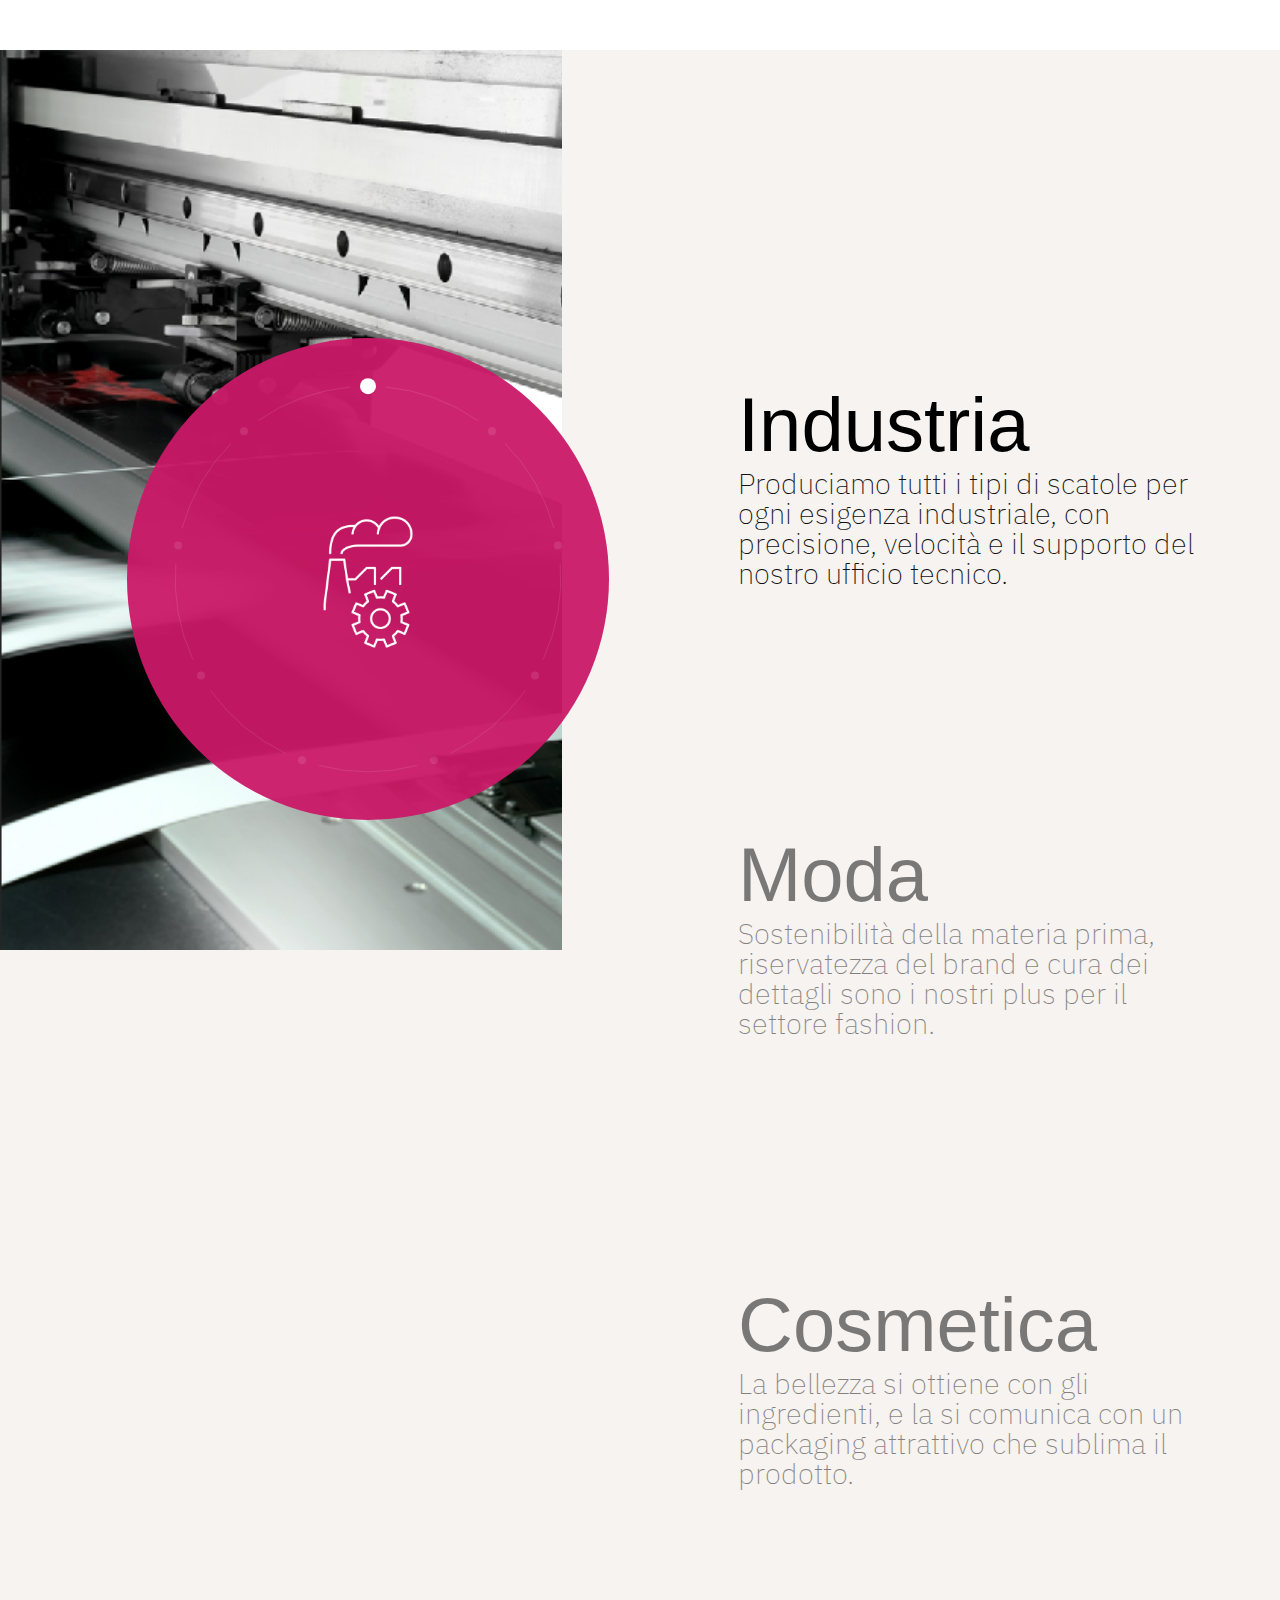
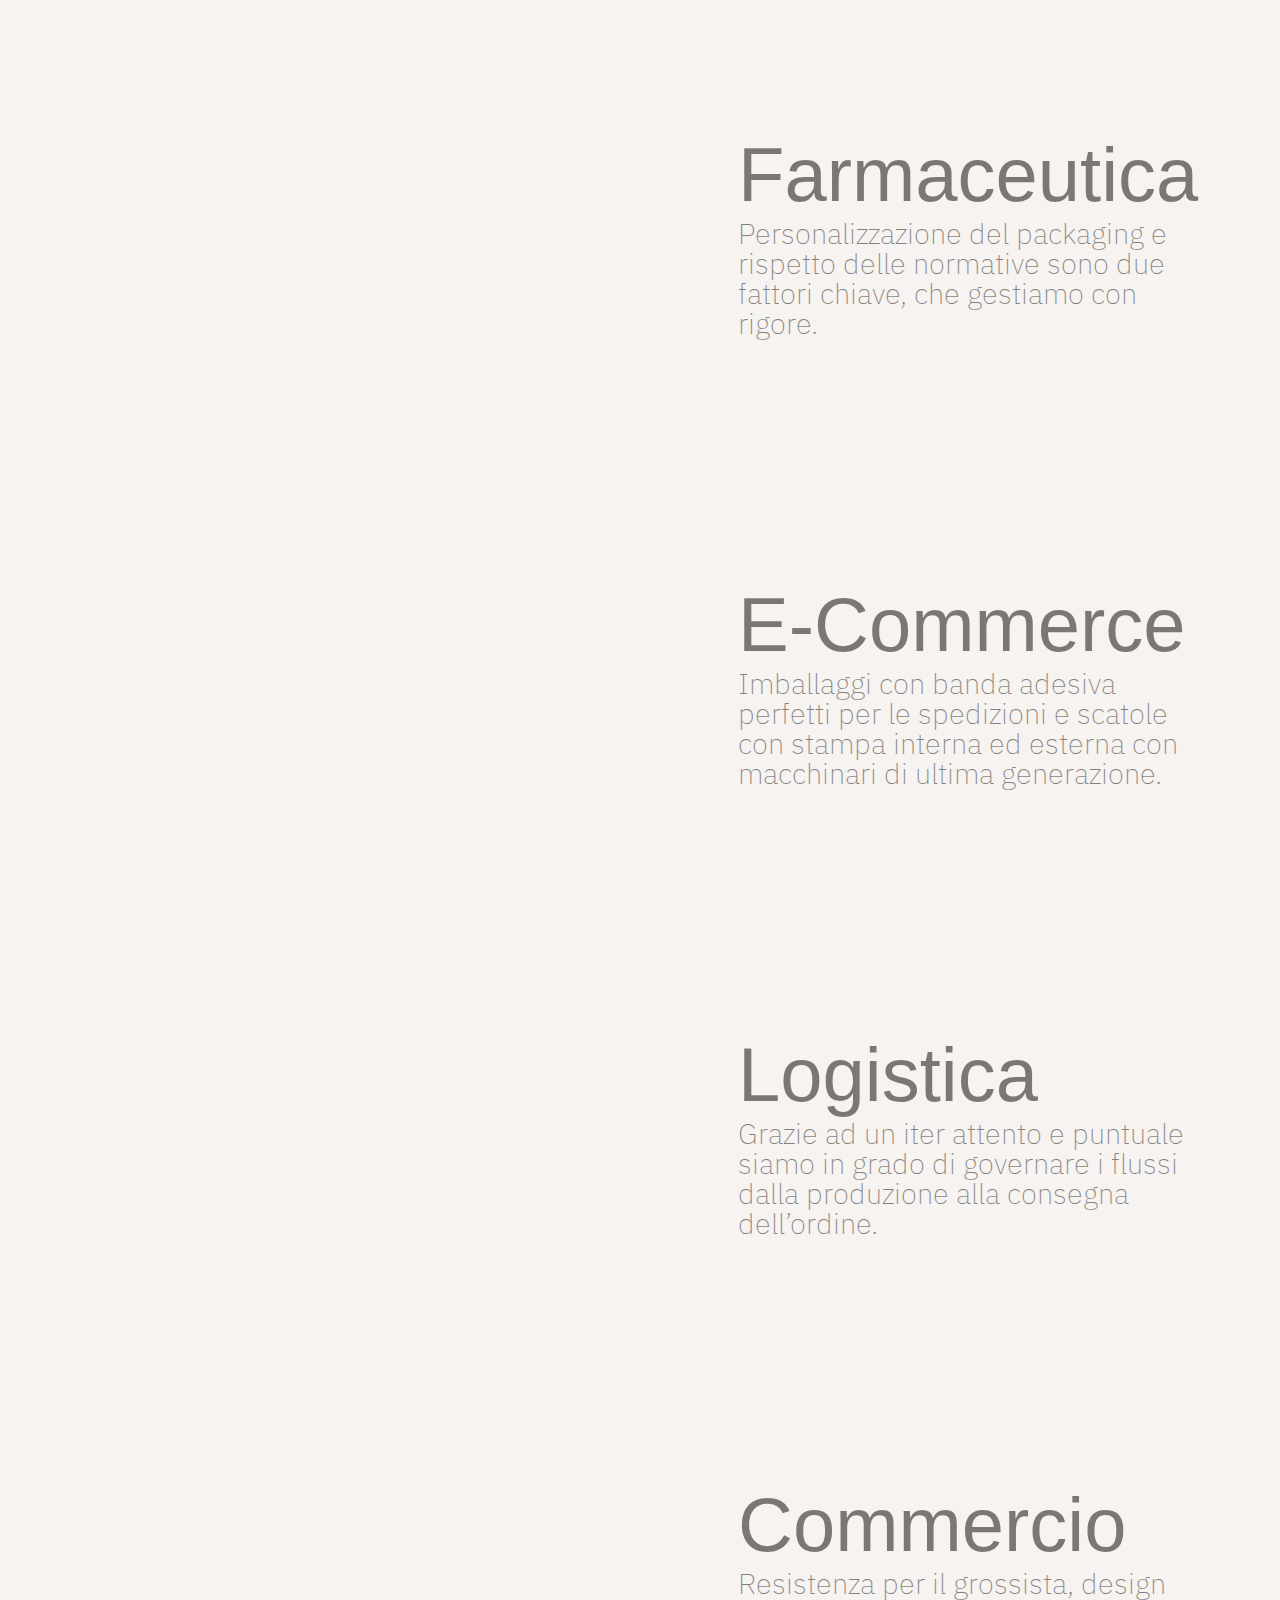
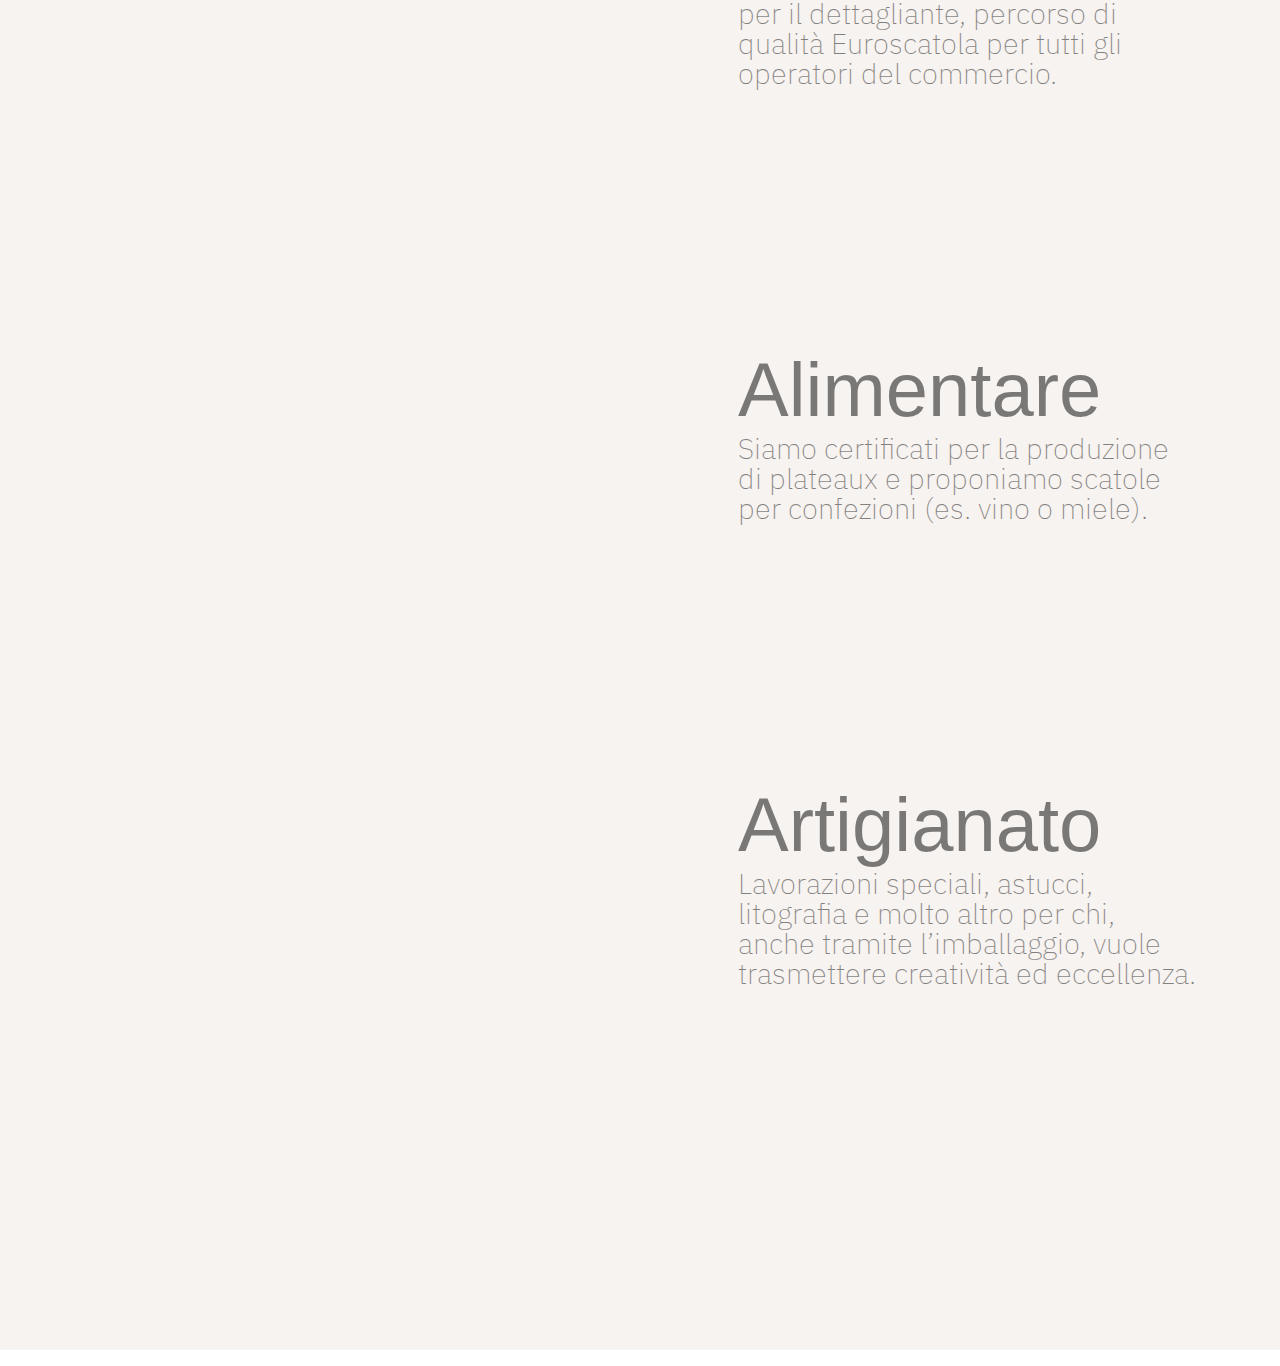
<file: come-operiamo/index.html>
<!DOCTYPE html>
<html lang="en">
  <meta http-equiv="content-type" content="text/html;charset=UTF-8" />

  <head>
    <meta charset="UTF-8" />

    <meta http-equiv="X-UA-Compatible" content="IE=edge" />

    <meta name="viewport" content="width=device-width, initial-scale=1.0" />
    <link
      rel="shortcut icon"
      href="../wp-content/uploads/2023/02/favicon.png"
    />
    <title>Come Operiamo - Euroscatola</title>

    <link
      rel="stylesheet"
      id="enq-bootstrap-css"
      href="../wp-content/themes/euroscatola/assets/css/bootstrap.mind0ab.css?ver=1.0.1.1675862769"
      media="all"
    />

    <link
      rel="stylesheet"
      id="enq-am-style-css"
      href="../wp-content/themes/euroscatola/assets/css/am-styled0ab.css?ver=1.0.1.1675862769"
      media="all"
    />

    <link
      rel="stylesheet"
      id="enq-r-style-css"
      href="../wp-content/themes/euroscatola/assets/css/styled0ab.css?ver=1.0.1.1675862769"
      media="all"
    />
  </head>

  <body class="">
    <div class="sp_comtainer_width">
      <div class="vc_row wpb_row vc_row-fluid">
        <div class="wpb_column vc_column_container vc_col-sm-12">
          <div class="vc_column-inner">
            <div class="wpb_wrapper">
              <section
                data-barba="wrapper"
                id="soluzioni"
                class="section-padding azienda-section section-margin operiamo-first wow fadeInUp"
                data-wow-delay="0.2s"
              ></section>

              <section class="operiamo-circle-slider-wrap">
                <ol class="o-main js-scroll-container js-container">
                  <li class="o-page-builder__item o-page-builder__item--slider">
                    <section
                      class="c-economy -slide1"
                      data-component="Economy"
                      data-theme="primary"
                    >
                      <div class="c-economy__wrapper">
                        <div class="c-economy__sticky">
                          <div class="c-economy__hero">
                            <div
                              class="c-economy__hero__content u-theme-primary u-radius-right-sm"
                            >
                              <div class="c-economy__hero__header">
                                <span class="t-surtitle">Circular economy</span>
                                <span class="c-economy__hero__icon">
                                  <span class="c-icon">
                                    <span class="c-icon__wrapper">
                                      <svg
                                        class="c-icon__svg"
                                        aria-hidden="true"
                                      >
                                        <use xlink:href="#logo-shape"></use>
                                      </svg>
                                    </span>
                                  </span>
                                </span>
                              </div>
                              <ul class="c-economy__hero__subtitles">
                                <li class="c-economy__hero__subtitle">
                                  <span
                                    class="c-economy__hero__subtitle__label t-h4"
                                    >Industria</span
                                  >
                                  <span class="description"
                                    >Produciamo tutti i tipi di scatole per ogni
                                    esigenza industriale, con precisione,
                                    velocit&agrave; e il supporto del nostro
                                    ufficio tecnico.</span
                                  >
                                </li>
                                <li class="c-economy__hero__subtitle">
                                  <span
                                    class="c-economy__hero__subtitle__label t-h4"
                                    >Moda</span
                                  >
                                  <span class="description"
                                    >Sostenibilit&agrave; della materia prima,
                                    riservatezza del brand e cura dei dettagli
                                    sono i nostri plus per il settore
                                    fashion.</span
                                  >
                                </li>
                                <li class="c-economy__hero__subtitle">
                                  <span
                                    class="c-economy__hero__subtitle__label t-h4"
                                    >Cosmetica</span
                                  >
                                  <span class="description"
                                    >La bellezza si ottiene con gli ingredienti,
                                    e la si comunica con un packaging attrattivo
                                    che sublima il prodotto.</span
                                  >
                                </li>
                                <li class="c-economy__hero__subtitle">
                                  <span
                                    class="c-economy__hero__subtitle__label t-h4"
                                    >Farmaceutica</span
                                  >
                                  <span class="description"
                                    >Personalizzazione del packaging e rispetto
                                    delle normative sono due fattori chiave, che
                                    gestiamo con rigore.</span
                                  >
                                </li>
                                <li class="c-economy__hero__subtitle">
                                  <span
                                    class="c-economy__hero__subtitle__label t-h4"
                                    >E-Commerce</span
                                  >
                                  <span class="description"
                                    >Imballaggi con banda adesiva perfetti per
                                    le spedizioni e scatole con stampa interna
                                    ed esterna con macchinari di ultima
                                    generazione.</span
                                  >
                                </li>
                                <li class="c-economy__hero__subtitle">
                                  <span
                                    class="c-economy__hero__subtitle__label t-h4"
                                    >Logistica</span
                                  >
                                  <span class="description"
                                    >Grazie ad un iter attento e puntuale siamo
                                    in grado di governare i flussi dalla
                                    produzione alla consegna
                                    dell&rsquo;ordine.</span
                                  >
                                </li>
                                <li class="c-economy__hero__subtitle">
                                  <span
                                    class="c-economy__hero__subtitle__label t-h4"
                                    >Commercio</span
                                  >
                                  <span class="description"
                                    >Resistenza per il grossista, design per il
                                    dettagliante, percorso di qualit&agrave;
                                    Euroscatola per tutti gli operatori del
                                    commercio.</span
                                  >
                                </li>
                                <li class="c-economy__hero__subtitle">
                                  <span
                                    class="c-economy__hero__subtitle__label t-h4"
                                    >Alimentare</span
                                  >
                                  <span class="description"
                                    >Siamo certificati per la produzione di
                                    plateaux e proponiamo scatole per confezioni
                                    (es. vino o miele).</span
                                  >
                                </li>
                                <li class="c-economy__hero__subtitle">
                                  <span
                                    class="c-economy__hero__subtitle__label t-h4"
                                    >Artigianato</span
                                  >
                                  <span class="description"
                                    >Lavorazioni speciali, astucci, litografia e
                                    molto altro per chi, anche tramite
                                    l&rsquo;imballaggio, vuole trasmettere
                                    creativit&agrave; ed eccellenza.</span
                                  >
                                </li>
                              </ul>
                            </div>
                          </div>
                          <div
                            class="c-economy__visual"
                            style="
                              background-image: url(../wp-content/uploads/2023/02/operiamo-circle-slider-bg.png);
                            "
                          >
                            <div class="c-economy__canvas" data-items="9">
                              <div class="c-economy__canvas__content">
                                <ul class="c-economy__images">
                                  <li class="c-economy__image">
                                    <div class="c-product-image">
                                      <img
                                        src="../wp-content/uploads/2023/02/EUROSCATOLA_industria-1.png"
                                        width="150"
                                        height="150"
                                        srcset="
                                          ../wp-content/uploads/2023/02/EUROSCATOLA_industria-1.png,
                                          ../wp-content/uploads/2023/02/EUROSCATOLA_industria-1.png
                                        "
                                        sizes="(min-width: 810px) 900px, 100vw"
                                        alt="Industria"
                                        class="c-product-image__img"
                                      />
                                    </div>
                                  </li>
                                  <li class="c-economy__image">
                                    <div class="c-product-image">
                                      <img
                                        src="../wp-content/uploads/2023/02/EUROSCATOLA_moda.png"
                                        width="150"
                                        height="150"
                                        srcset="
                                          ../wp-content/uploads/2023/02/EUROSCATOLA_moda.png,
                                          ../wp-content/uploads/2023/02/EUROSCATOLA_moda.png
                                        "
                                        sizes="(min-width: 810px) 900px, 100vw"
                                        alt="Moda"
                                        class="c-product-image__img"
                                      />
                                    </div>
                                  </li>
                                  <li class="c-economy__image">
                                    <div class="c-product-image">
                                      <img
                                        src="../wp-content/uploads/2023/02/EUROSCATOLA_cosmetici.png"
                                        width="150"
                                        height="150"
                                        srcset="
                                          ../wp-content/uploads/2023/02/EUROSCATOLA_cosmetici.png,
                                          ../wp-content/uploads/2023/02/EUROSCATOLA_cosmetici.png
                                        "
                                        sizes="(min-width: 810px) 900px, 100vw"
                                        alt="Cosmetica"
                                        class="c-product-image__img"
                                      />
                                    </div>
                                  </li>
                                  <li class="c-economy__image">
                                    <div class="c-product-image">
                                      <img
                                        src="../wp-content/uploads/2023/02/EUROSCATOLA_farmaceutica.png"
                                        width="150"
                                        height="150"
                                        srcset="
                                          ../wp-content/uploads/2023/02/EUROSCATOLA_farmaceutica.png,
                                          ../wp-content/uploads/2023/02/EUROSCATOLA_farmaceutica.png
                                        "
                                        sizes="(min-width: 810px) 900px, 100vw"
                                        alt="Farmaceutica"
                                        class="c-product-image__img"
                                      />
                                    </div>
                                  </li>
                                  <li class="c-economy__image">
                                    <div class="c-product-image">
                                      <img
                                        src="../wp-content/uploads/2023/02/EUROSCATOLA_ecommece.png"
                                        width="150"
                                        height="150"
                                        srcset="
                                          ../wp-content/uploads/2023/02/EUROSCATOLA_ecommece.png,
                                          ../wp-content/uploads/2023/02/EUROSCATOLA_ecommece.png
                                        "
                                        sizes="(min-width: 810px) 900px, 100vw"
                                        alt="E-Commerce"
                                        class="c-product-image__img"
                                      />
                                    </div>
                                  </li>
                                  <li class="c-economy__image">
                                    <div class="c-product-image">
                                      <img
                                        src="../wp-content/uploads/2023/02/EUROSCATOLA_logistica.png"
                                        width="150"
                                        height="150"
                                        srcset="
                                          ../wp-content/uploads/2023/02/EUROSCATOLA_logistica.png,
                                          ../wp-content/uploads/2023/02/EUROSCATOLA_logistica.png
                                        "
                                        sizes="(min-width: 810px) 900px, 100vw"
                                        alt="Logistica"
                                        class="c-product-image__img"
                                      />
                                    </div>
                                  </li>
                                  <li class="c-economy__image">
                                    <div class="c-product-image">
                                      <img
                                        src="../wp-content/uploads/2023/02/EUROSCATOLA_commercio.png"
                                        width="150"
                                        height="150"
                                        srcset="
                                          ../wp-content/uploads/2023/02/EUROSCATOLA_commercio.png,
                                          ../wp-content/uploads/2023/02/EUROSCATOLA_commercio.png
                                        "
                                        sizes="(min-width: 810px) 900px, 100vw"
                                        alt="Commercio"
                                        class="c-product-image__img"
                                      />
                                    </div>
                                  </li>
                                  <li class="c-economy__image">
                                    <div class="c-product-image">
                                      <img
                                        src="../wp-content/uploads/2023/02/EUROSCATOLA_alimentare.png"
                                        width="150"
                                        height="150"
                                        srcset="
                                          ../wp-content/uploads/2023/02/EUROSCATOLA_alimentare.png,
                                          ../wp-content/uploads/2023/02/EUROSCATOLA_alimentare.png
                                        "
                                        sizes="(min-width: 810px) 900px, 100vw"
                                        alt="Alimentare"
                                        class="c-product-image__img"
                                      />
                                    </div>
                                  </li>
                                  <li class="c-economy__image">
                                    <div class="c-product-image">
                                      <img
                                        src="../wp-content/uploads/2023/02/EUROSCATOLA_artigianato.png"
                                        width="150"
                                        height="150"
                                        srcset="
                                          ../wp-content/uploads/2023/02/EUROSCATOLA_artigianato.png,
                                          ../wp-content/uploads/2023/02/EUROSCATOLA_artigianato.png
                                        "
                                        sizes="(min-width: 810px) 900px, 100vw"
                                        alt="Artigianato"
                                        class="c-product-image__img"
                                      />
                                    </div>
                                  </li>
                                </ul>
                              </div>
                            </div>
                          </div>
                        </div>
                      </div>
                      <div class="c-economy__content">
                        <div class="c-economy__content__wrapper">
                          <ul class="c-economy__list">
                            <li class="c-economy__item">
                              <div class="c-economy__item__title"></div>
                              <span class="c-economy__item__index t-h2"
                                >Industria</span
                              >
                              <span class="u-wysiwyg">
                                <p>
                                  Produciamo tutti i tipi di scatole per ogni
                                  esigenza industriale, con precisione,
                                  velocit&agrave; e il supporto del nostro
                                  ufficio tecnico.
                                </p>
                              </span>
                            </li>
                            <li class="c-economy__item">
                              <div class="c-economy__item__title"></div>
                              <span class="c-economy__item__index t-h2"
                                >Moda</span
                              >
                              <span class="u-wysiwyg">
                                <p>
                                  Sostenibilit&agrave; della materia prima,
                                  riservatezza del brand e cura dei dettagli
                                  sono i nostri plus per il settore fashion.
                                </p>
                              </span>
                            </li>
                            <li class="c-economy__item">
                              <div class="c-economy__item__title"></div>
                              <span class="c-economy__item__index t-h2"
                                >Cosmetica</span
                              >
                              <span class="u-wysiwyg">
                                <p>
                                  La bellezza si ottiene con gli ingredienti, e
                                  la si comunica con un packaging attrattivo che
                                  sublima il prodotto.
                                </p>
                              </span>
                            </li>
                            <li class="c-economy__item">
                              <div class="c-economy__item__title"></div>
                              <span class="c-economy__item__index t-h2"
                                >Farmaceutica</span
                              >
                              <span class="u-wysiwyg">
                                <p>
                                  Personalizzazione del packaging e rispetto
                                  delle normative sono due fattori chiave, che
                                  gestiamo con rigore.
                                </p>
                              </span>
                            </li>
                            <li class="c-economy__item">
                              <div class="c-economy__item__title"></div>
                              <span class="c-economy__item__index t-h2"
                                >E-Commerce</span
                              >
                              <span class="u-wysiwyg">
                                <p>
                                  Imballaggi con banda adesiva perfetti per le
                                  spedizioni e scatole con stampa interna ed
                                  esterna con macchinari di ultima generazione.
                                </p>
                              </span>
                            </li>
                            <li class="c-economy__item">
                              <div class="c-economy__item__title"></div>
                              <span class="c-economy__item__index t-h2"
                                >Logistica</span
                              >
                              <span class="u-wysiwyg">
                                <p>
                                  Grazie ad un iter attento e puntuale siamo in
                                  grado di governare i flussi dalla produzione
                                  alla consegna dell&rsquo;ordine.
                                </p>
                              </span>
                            </li>
                            <li class="c-economy__item">
                              <div class="c-economy__item__title"></div>
                              <span class="c-economy__item__index t-h2"
                                >Commercio</span
                              >
                              <span class="u-wysiwyg">
                                <p>
                                  Resistenza per il grossista, design per il
                                  dettagliante, percorso di qualit&agrave;
                                  Euroscatola per tutti gli operatori del
                                  commercio.
                                </p>
                              </span>
                            </li>
                            <li class="c-economy__item">
                              <div class="c-economy__item__title"></div>
                              <span class="c-economy__item__index t-h2"
                                >Alimentare</span
                              >
                              <span class="u-wysiwyg">
                                <p>
                                  Siamo certificati per la produzione di
                                  plateaux e proponiamo scatole per confezioni
                                  (es. vino o miele).
                                </p>
                              </span>
                            </li>
                            <li class="c-economy__item">
                              <div class="c-economy__item__title"></div>
                              <span class="c-economy__item__index t-h2"
                                >Artigianato</span
                              >
                              <span class="u-wysiwyg">
                                <p>
                                  Lavorazioni speciali, astucci, litografia e
                                  molto altro per chi, anche tramite
                                  l&rsquo;imballaggio, vuole trasmettere
                                  creativit&agrave; ed eccellenza.
                                </p>
                              </span>
                            </li>
                          </ul>
                          <div class="c-economy__nav">
                            <div class="c-economy__nav__prev">
                              <button
                                class="c-icon-button c-icon-button--rounded"
                                data-tracking="our-second-nature|clicInteraction|flecheGauche"
                                data-component=""
                              >
                                <span class="c-icon-button__icon">
                                  <img
                                    src="../wp-content/themes/euroscatola/assets/images/sl-arrow.png"
                                    alt=""
                                  />
                                </span>
                              </button>
                            </div>
                            <div class="c-economy__nav__next">
                              <button
                                class="c-icon-button c-icon-button--rounded"
                                data-tracking="our-second-nature|clicInteraction|flecheDroite"
                                data-component=""
                              >
                                <span class="c-icon-button__icon">
                                  <img
                                    src="../wp-content/themes/euroscatola/assets/images/sr-arrow.png"
                                    alt=""
                                  />
                                </span>
                              </button>
                            </div>
                          </div>
                        </div>
                      </div>
                    </section>
                  </li>
                </ol>
              </section>
            </div>
          </div>
        </div>
      </div>

      <script src="../wp-content/themes/euroscatola/assets/js/app.js"></script>
    </div>
  </body>
</html>
</file>
<file: wp-content/themes/euroscatola/assets/css/am-styled0ab.css>
:root {
  --brand-dim-gray-color: #e6dfd8;
}

@import url("https://fonts.googleapis.com/css2?family=IBM+Plex+Sans:wght@200;300;400;500;600;700&amp;family=Lato:wght@300;400;700;900&amp;family=Roboto:wght@300;400;500;700;900&amp;display=swap");


:root {
  --brand-red: #df0067;
  --brand-font-family: "IBM Plex Sans", sans-serif;
}

/* section sticky  */

.section-nav.sticky {
  position: fixed !important;
  left: 0;
  width: 100%;
  z-index: 9999;
  top: 80px;
  transition: all 0.7s ease 0s;
}

.admin-bar .section-nav.sticky {
  top: 113px;
  transition: all 0.7s ease 0s;
}

.azienda-top-area {
  margin-bottom: 50px;
}

.section-padding {
  padding: 25px 0;
}

.azienda-top-area .azienda-top-title {
  font-family: 'Roboto', sans-serif;
  font-size: 221px;
  font-weight: 500;
  text-transform: uppercase;
  line-height: 180px;
  margin-bottom: 90px;
}

.azienda-top-area .azienda-top-title span {
  font-family: 'Roboto', sans-serif;
  display: block;
  font-weight: normal;
  color: rgb(223, 0, 103);
  font-size: 55px;
  line-height: 35px;
  margin-left: 12px;
  margin-bottom: 10px;
}

.azienda-top-area .azienda-subtitle {
  font-size: 45px;
  font-weight: 300;
  line-height: 50px;
  font-family: 'Roboto', sans-serif;
  text-transform: uppercase;
}

.azienda-tabs-section .azienda-tabs-wrap ul.nav-tabs {
  border: none;
}

.azienda-tabs-section .azienda-tabs-wrap ul.nav-tabs li {
  width: 25%;
}

.azienda-tabs-section .azienda-tabs-wrap ul.nav-tabs li {
  display: flex;
  justify-content: center;
}

.azienda-tabs-section .azienda-tabs-wrap ul.nav-tabs li a {
  position: relative;
}

.azienda-tabs-section .azienda-tabs-wrap ul.nav-tabs li button {
  border: none;
  position: relative;
  color: rgb(52, 52, 52);
  font-size: 20px;
  font-weight: 500;
  padding-left: 5px;
  padding-right: 5px;
}

.azienda-tabs-section .azienda-tabs-wrap ul.nav-tabs li button.active {
  font-size: 45px;
  padding-bottom: 30px;
  font-family: "IBM Plex Sans", sans-serif;
  font-weight: 100;
}

.azienda-tabs-section .azienda-tabs-wrap ul.nav-tabs li button.active:after {
  content: "";
  height: 9px;
  width: 100%;
  background: rgb(223, 0, 103);
  position: absolute;
  bottom: 0;
  left: 0;
}

.azienda-tabs-wrap .tab-content .tab-pane {
  position: relative;
  z-index: 1;
  color: #fff;
  /* display: flex; */
  align-items: end;
  padding-bottom: 50px;
  justify-content: center;
}

.azienda-tabs-wrap .tab-content .tab-pane::after {
  content: "";
  background: #000;
  opacity: 0.6;
  position: absolute;
  height: 100%;
  width: 100%;
  top: 0;
  left: 0;
  z-index: -1;
}

.zienda-single-tab-content-wrap {
  display: flex;
  align-items: end;
  height: 100%;
  justify-content: center;
}

.azienda-tabs-wrap .tab-content .tab-pane {
  height: 870px;
  background-repeat: no-repeat;
  background-size: cover;
  background-position: center center;
}

.azienda-tabs-wrap .tab-content #bregnano {
  background-size: cover;
  background-repeat: no-repeat;
  background-position: center;
}

.zienda-single-tab-content-wrap .azienda-single-slider.second-block {
  padding-left: 20px;
}

.zienda-single-tab-content-wrap .azienda-single-slider.second-block ul {
  column-count: 2;
}

.zienda-single-tab-content-wrap .azienda-single-slider.second-block ul li {
  list-style: none;
  font-weight: normal;
  font-size: 20px;
  font-family: var(--brand-font-family);
}

.zienda-single-tab-content-wrap .azienda-single-slider h2 {
  margin-bottom: 20px;
  font-size: 52px;
  font-family: var(--brand-font-family);
  margin-bottom: 50px;
  font-weight: 500;
}

.zienda-single-tab-content-wrap .azienda-single-slider p {
  color: #fff;
  font-size: 32px;
  font-weight: 300;
  font-family: var(--brand-font-family);
  line-height: 32px;
}

.zienda-single-tab-content-wrap .azienda-single-slider.first-block {
  max-width: 295px;
  margin-right: 100px;
}

section {
  position: relative;
}

.eu-scisiamo-small-section-title {
  text-transform: uppercase;
  position: relative;
  transform: rotate(-90deg);
  display: inline-block;
  position: absolute;
  left: 30px;
  padding: 0 6px;
  line-height: 1;
  padding-bottom: 6px;
  font-family: 'Roboto', sans-serif;
}

.azienda-tabs-section {
  margin-top: 50px;
}

.azienda-section .eu-scisiamo-small-section-title {
  top: 150px;
}

.eu-scisiamo-small-section-title span {
  position: absolute;
  height: 2px;
  width: 100%;
  background: var(--brand-red);
  top: 100%;
  left: 0;
}

.sedi-section-wrap h2,
.lesixp-section h2 {
  font-size: 55px;
  font-family: 'Roboto', sans-serif;
  font-weight: 300;
  text-transform: uppercase;
  margin-top: 10px;
}

.sedi-top-title p {
  font-size: 18px;
  font-weight: normal;
  font-family: 'Roboto', sans-serif;
  text-transform: uppercase;
}

.sedi-section-wrap h2 span,
.lesixp-section h2 span {
  display: block;
}

.sedi-section-wrap p {
  font-size: 18px;
}

.lesixp-section-wrap p {
  font-size: 18px;
  font-weight: normal;
  font-family: 'Roboto', sans-serif;
  text-transform: uppercase;
  color: rgba(0, 0, 0, 0.7);
}

.lesixp-section-wrap h2 {
  font-family: 'Roboto', sans-serif;
  font-weight: 300;
  text-transform: uppercase;
  margin-top: 30px;
  color: rgb(45, 45, 45);
}

p.eu-scisiamo-small-section-title.small-tilt {
  top: 140px;
}

#azienda {
  padding-top: 80px;
}

#workflow .small-tilt {
  left: 0;
}

.header-slider-bottom-area,
#workflow {
  padding-top: 7rem;
}

.mission-vission-section {
  height: 1014px;
}

#certificazioni {
  padding-bottom: 0;
  margin-bottom: -20px;
}

.mission-vission-section .mission-vission-section-wrap {
  height: 100%;
  align-items: center !important;
}

#lefive .mt-5 {
  margin-top: 0 !important;
}

.chi-siamo-mv-single {
  width: 50%;
}

.mission-vission-section .nav button {
  text-transform: uppercase;
}

.chi-siamo-mv-single {
  height: 100%;
  justify-content: center;
  align-items: end;
}

.chi-siamo-mv-single.first-half {
  background: var(--brand-red);
  margin-right: 0 !important;
}

.chi-siamo-mv-single.first-half button {
  background: transparent !important;
  color: #fff;
  margin-right: 190px;
}

.chi-siamo-mv-single.first-half button.active {
  font-size: 90px;
  text-transform: uppercase;
  position: relative;
  text-align: right;
  margin-right: 160px;
}

.chi-siamo-mv-single.first-half button {
  text-align: right;
  font-size: 30px;
  font-family: 'Roboto', sans-serif;
  font-weight: 200;
}

.chi-siamo-mv-single.first-half button:first-child {
  margin-bottom: 160px;
}

.chi-siamo-mv-single.first-half button.active:after {
  content: "";
  position: absolute;
  height: 2px;
  width: 60px;
  background: #fff;
  bottom: -13px;
  left: 100%;
}

.chi-siamo-mv-single.second-half {
  display: flex;
  justify-content: center;
  align-items: center;
  background-image: radial-gradient(circle,
      rgba(255, 255, 255, 1) 0%,
      rgba(109, 109, 109, 0.4) 100%);
}

.chi-siamo-mv-single.second-half .tab-pane.active {
  display: flex;
  width: 100%;
  height: 100%;
  justify-content: initial;
  align-items: center;
  background-image: url(../images/chi-siamo/mission-vission-bg.png);
  background-size: cover;
  background-repeat: no-repeat;
  background-position: bottom center;
}

.chi-siamo-mv-single.second-half .tab-pane .mission-vission-single-tab {
  margin-bottom: 200px;
  margin-left: 80px;
}

.chi-siamo-mv-single.second-half .mission-vission-single-tab p {
  width: 380px;
  font-family: var(--brand-font-family);
  font-size: 18px;
}

/* Mission and Vission  */

.lesixp-section-wrap {
  margin-bottom: 140px;
}

#lefive .lesixp-section-wrap {
  margin-bottom: 40px;
}

/* LP six  */

.lesixp-list-item-section {
  min-height: 800px;
  background-color: #ddd;
  background-image: url(../images/chi-siamo/lpe_six_bg.png);
  background-position: center;
  background-repeat: no-repeat;
  background-size: cover;
  overflow: hidden;
}

.lesixp-list-item-section .sesixp-list-wrap ul li p {
  font-size: 35px;
  font-family: var(--brand-font-family);
}

.lesixp-list-item-section .sesixp-list-wrap ul li {
  display: flex;
  padding: 30px 50px;
  padding-left: 30px;
  position: relative;
  border-bottom: 1px solid;
  align-items: center;
  cursor: pointer;
  transition: 0.5s ease-in-out;
}

.chi-siamo-number-slider .number-single-item a {
  display: block;
  pointer-events: none;
}

.lesixp-list-item-section .sesixp-list-wrap ul li:last-child {
  border: none !important;
}

.lesixp-list-item-section .sesixp-list-wrap ul li img.active {
  display: none;
}

.lesixp-list-item-section .sesixp-list-wrap ul li.show img.active {
  display: block;
}

.lesixp-list-item-section .sesixp-list-wrap ul li.show img {
  display: none;
}

.lesixp-list-item-section .sesixp-list-wrap ul li p.description {
  font-size: 25px;
  text-align: left;
  width: 375px;
  opacity: 0;
  visibility: hidden;
  font-weight: 400;
}

.lesixp-list-item-section .sesixp-list-wrap ul li svg {
  font-size: 45px;
  position: absolute;
  left: 0;
}

.lesixp-list-item-section .sesixp-list-wrap ul li p {
  width: 50%;
}

.sesixp-list-wrap {
  padding-top: 100px;
}

.lesixp-list-item-section .sesixp-list-wrap ul li.show p.description {
  opacity: 1;
  visibility: visible;
}

.lesixp-list-item-section .sesixp-list-wrap ul li.show {
  padding-left: 100px;
  border: none;
  /* background: rgba(0, 0, 0, 0.4); */
  z-index: 1;
  border-bottom: none !important;
}

.lesixp-list-item-section .sesixp-list-wrap ul li:before {
  background: rgba(0, 0, 0, 0.4);
  position: absolute;
  content: "";
  height: 100%;
  width: 130%;
  top: 0;
  left: -15%;
  z-index: -1;
  opacity: 0;
  transition: 0.5s ease-in-out;
}

.lesixp-list-item-section .sesixp-list-wrap ul li.show:before {
  opacity: 1;
}

.lesixp-list-item-section .sesixp-list-wrap ul li.show p.title {
  position: relative;
  display: inline-block;
  color: #fff;
}

.lesixp-list-item-section .sesixp-list-wrap ul li.show::after {
  content: "";
  position: absolute;
  height: 4px;
  width: 285px;
  background: var(--brand-red);
  bottom: 0;
  left: 9%;
}

.lesixp-list-item-section .sesixp-list-wrap ul li.show svg {
  padding-left: 48px;
  color: #fff;
}

.lesixp-list-item-section .sesixp-list-wrap ul li.show p.description {
  color: #fff;
}

.lesixp-list-item-section .sesixp-list-wrap ul li p {
  font-weight: 300;
  font-size: 35px;
}

.lesixp-list-item-section .sesixp-list-wrap ul li img {
  width: 70px;
}

/* persone css styleing start now */
.persone-section-wrap .thumb {
  max-width: 88%;
  margin: auto;
}

.persone-section-wrap {
  height: auto;
  position: relative;
}

.persone-top-title {
  position: absolute;
  left: 18%;
  bottom: -266px;
}

.persone-top-title h2 {
  font-size: 131px;
  line-height: 125px;
  text-transform: uppercase;
  color: #000000;
  font-weight: 300;
  font-family: 'Roboto', sans-serif;
  max-width: 70%;
}

.persone-top-title h2 span {
  color: #df0067;
}

/* team-members styleing now */
.team-members {
  background-color: #a8ada9;
  margin-top: 320px;
}

.team-member {
  display: flex;
  align-items: center;
  /*justify-content: center;*/
  flex-wrap: wrap;
  position: relative;
}

.persone-section .team-member {
  -webkit-justify-content: start;
  justify-content: start;
  display: grid;
  grid-template-columns: repeat(3, auto);
}

.persone-section .team-member .team-member-item {
  width: 415px;
  height: 415px;
}

.persone-section .team-member .team-member-item:before {
  display: none;
}

.persone-section .team-member-title span {
  display: block;
}

.team-member-item:before {
  position: absolute;
  background: #000;
  height: 100%;
  width: 100%;
  content: "";
  left: 0;
  top: 0;
  opacity: 0.4;
}

.team-member-item {
  /* max-width: 33%; */

  height: 320px;
  width: 320px;
  background-size: cover;
  background-position: top center;
  background-repeat: no-repeat;
  overflow: hidden;
  position: relative;
}

.team-member-top-title {
  padding: 60px 20px 20px;
  position: relative;
  display: flex;
  justify-content: space-between;
  flex-direction: column;
  height: 100%;
}

.team-btn {
  display: flex;
  align-items: center;
  justify-content: space-between;
  padding: 20px;
}

.team-member-title {
  font-size: 76px;
  line-height: 75px;
  text-transform: uppercase;
  color: #f3f1ee;
  font-weight: 100;
  font-family: 'Roboto', sans-serif;
}

.team-member-title span {
  font-size: 76px;
  line-height: 75px;
  text-transform: uppercase;
  color: #f3f1ee;
  font-weight: 500;
  font-family: 'Roboto', sans-serif;
}

.button-title {
  font-size: 24px;
  line-height: 73px;
  color: #ffffff;
  font-weight: 300;
  font-family: var(--brand-font-family);
}

.team-button {
  margin-left: 80px;
}

.team-button {
  width: 90px;
  height: 90px;
  border-radius: 50%;
  border: 1px solid #ffffff;
  background-color: transparent;
  display: flex;
  align-items: center;
  justify-content: center;
}

.team-button svg {
  color: #fff;
  font-size: 30px;
}

/*  Team Bottom section styleing now */
.team-bottom {
  padding: 80px 0px;
  background-color: #fff;
}

.team-bottom-title h4 {
  font-size: 25px;
  line-height: 30px;
  color: #121212;
  font-weight: 400;
  font-family: var(--brand-font-family);
}

.team-bottom-title ul {
  list-style: none;
  margin-top: 25px;
}

.team-bottom-title ul,
.team-bottom-title ul p {
  font-size: 18px;
}

.team-bottom-title ul li {
  font-size: 18px;
  line-height: 30px;
  color: #121212;
  font-weight: 400;
  font-family: var(--brand-font-family);
}

/* valori section styleing start now */
.valori>p.eu-scisiamo-small-section-title.small-tilt {
  top: 153px;
  text-transform: uppercase;
}

.valori-single-item h1 {
  font-size: 221px;
  line-height: 180px;
  text-transform: uppercase;
  color: #000000;
  font-weight: 500;
  font-family: 'Roboto', sans-serif;
  margin-bottom: 40px;
}

.valori-single-item h1 span {
  display: block;
  font-size: 18px;
  line-height: 3;
  text-transform: uppercase;
  color: #c91c7b;
  font-weight: 400;
  font-family: 'Roboto', sans-serif;
  margin-left: 8px;
}

.valori-single-item p {
  font-size: 45px;
  line-height: 55px;
  text-transform: uppercase;
  color: #2d2d2d;
  font-weight: 300;
  font-family: 'Roboto', sans-serif;
}

/* service slider section styleing now */

.valori-slider {
  left: 0px;
  position: relative;
  margin-right: 14px;
}

.valori-slider-arrow svg {
  color: #000;
  font-size: 30px;
}

.valori-sliders {
  display: flex;
  align-items: center;
  justify-content: start;
  margin: 70px 0px;
  gap: 30px;
}

.valori-sliders .slick-track {
  /* margin-left: -200px; */
}

.valori-single-slider-item {
  min-width: 400px;
  height: 478px;
  border-radius: 0px;
  border: 0.88px solid #ffffff;
  position: relative;
  overflow: hidden;
  cursor: pointer;
}

.valori-sliders .slick-slide {
  margin-left: 25px;
  margin-right: 25px;
}

.valori-sliders .slick-list {
  margin-left: -25px;
  margin-right: -25px;
}

.valori-sliders .valori-single-info {
  display: block;
  position: absolute;
  left: 0px;
  bottom: -150px;
  padding: 20px 40px 0px;
  transition: 0.5s;
  padding-right: 100px;
}


.valori-single-slider-item:hover .valori-single-info {
  bottom: -16px;
  padding-right: 100px;
}

.valori-sliders .slick-current .valori-single-slider-item .valori-single-info {
  bottom: -16px;
  padding-right: 100px;
}

.valori-slider-wrap .active .valori-single-info {
  bottom: 0px;
}

.valori-single-info h4 {
  font-size: 40px;
  line-height: 34px;
  color: #000000;
  font-weight: 300;
  font-family: 'Roboto', sans-serif;
  width: 50%;
}

.valori-single-info p {
  font-size: 16px;
  line-height: 20px;
  color: #121212;
  font-weight: 400;
  font-family: var(--brand-font-family);
  margin-top: 30px;
  min-height: 100px;
  max-height: 100px;
}

.valori-single-slider-item:first-child p {
  max-height: inherit;
}

.valori-single-info:hover p {
  max-height: inherit;
}

.valori-single-info hr {
  width: 205px;
  height: 9px;
  border-radius: 0px;
  opacity: 1;
  background-color: #df0067;
}

.persone-section .small-tilt {
  left: 20px !important;
}

/* valori-timeline section styleing now */
.valori-timeline {
  padding: 50px 0px;
}

/* .valori-timeline-container {
    display: flex;
    align-items: center;
    justify-content: center;
} */

.valori-timeline-single-item {
  width: 100%;
}

.r_vls_right.r_vls_sl {
  background-size: cover !important;
}

.valori-timeline-single-item .val-timeline-slider-container {
  background-color: #333;
}

.valori-timeline-single-item .val-timeline-slider-container:nth-child(3) {
  background: blueviolet;
}

.valori-timeline-single-item .val-timeline-slider-container:nth-child(2) {
  background: #596f63;
}

.valori-timeline-single-item h2 {
  font-size: 55px;
  line-height: 60px;
  color: #fdfdfd;
  font-weight: 100;
  font-family: 'Roboto', sans-serif;
}

.valori-timeline-single-item h2 span {
  font-size: 55px;
  line-height: 60px;
  color: #fdfdfd;
  font-weight: 500;
  font-family: 'Roboto', sans-serif;
}

.valori-timeline-single-item p {
  font-size: 18px;
  line-height: 25px;
  color: #f3f1ee;
  font-weight: 400;
  font-family: var(--brand-font-family);
  margin-top: 110px;
}

.valori-img-single-item {
  opacity: 0.769;
  max-width: 991px;
  background-color: #596f63;
}

.valori-img-single-item {
  width: 100%;
  height: 100%;
}

.valori-img-single-item {
  position: relative;
}

.valori-img-single-item.right {
  position: relative;
}

.valori-timeline-container {
  position: relative;
}

.r_vls_sl {
  width: 50%;
  float: left;
  padding: 140px;
  padding-left: 190px;
  padding-top: 214px;
  height: 959px;
}

.r_vls_left_con {
  height: 100%;
  width: 100%;
  overflow: hidden;
}

/*.valori-timeline-container:after {
  position: absolute;
  content: "";
  background-color: rgba(89, 111, 99, 0.77);
  height: 100%;
  width: 50%;
  right: 0;
  background-image: url(../images/chi-siamo/valori-timeline-bg.jpg);
  background-size: cover;
  background-position: center;
  background-repeat: no-repeat;
  z-index: 1;
  background-blend-mode: multiply;
  top: 0;
}*/

.valori-timeline-container .slick-arrow {
  display: none !important;
}

.r_vls_right.r_vls_sl {
  opacity: 0.4;
}

.valori-timeline-container .slick-prev.slick-arrow {
  display: block !important;
  position: absolute;
  right: 30px;
  z-index: 99;
  top: 60px;
  background: transparent;
  border: 1px solid #fff;
  height: 90px;
  width: 90px;
  color: #fff;
  border-radius: 50%;
  font-size: 35px;
  transform: rotate(90deg);
  z-index: 99;
}

.valori-timeline-container .slick-next.slick-arrow {
  display: block !important;
  position: absolute;
  right: 30px;
  z-index: 99;
  bottom: 60px;
  background: transparent;
  border: 1px solid #fff;
  height: 90px;
  width: 90px;
  color: #fff;
  border-radius: 50%;
  font-size: 35px;
  transform: rotate(90deg);
  z-index: 99;
}

/* slick  */
/*.valori-sliders .slick-prev {
  display: none !important;
}*/

.valori-sliders {
  position: relative;
  margin-top: 8rem;
  margin-left: 50px;
}

@media (min-width: 1559px) {
  .valori-sliders {
    margin-left: 190px;
  }
}

.valori-sliders .slick-prev {
  position: absolute;
  right: 180px;
  top: -160px;
}

.valori-sliders .slick-next {
  position: absolute;
  right: 80px;
  top: -160px;
}

.valori-sliders .slick-next,
.valori-sliders .slick-prev {
  border: 1px solid;
  height: 85px;
  width: 85px;
  border-radius: 50%;
  background: #fff;
  font-size: 27px;
}

/* number-section styleing strat now */
.section-padding-section-margin {
  padding: 50px 0px;
}

.numberi-section-title {
  margin: 20px 0px;
}

.numberi-section-title h2 {
  font-size: 55px;
  line-height: 60px;
  color: #000000;
  font-weight: 100;
  font-family: 'Roboto', sans-serif;
}

.numberi-section-title h2 span {
  font-size: 55px;
  line-height: 60px;
  color: #000000;
  font-weight: 500;
  font-family: 'Roboto', sans-serif;
}

.number-single-item {
  padding: 20px;
}

.number-single-item h2 {
  font-size: 165px;
  line-height: 186px;
  color: #343434;
  font-weight: 500;
  font-family: 'Roboto', sans-serif;
  text-align: left;
}

.number-single-item p {
  font-size: 25px;
  line-height: 35px;
  color: #111111;
  font-weight: 400;
  font-family: 'Roboto', sans-serif;
  margin-top: 30px;
}

.number-single-item img {
  margin: 0;
  max-width: 100px;
}

.chi-siamo-number-slider {
  position: relative;
}

.office_location_section .container {
  display: flex;
  flex-direction: column;
}

.chi-siamo-number-slider .slick-prev {
  position: absolute;
  right: 100px;
  border: 1px solid #333;
  height: 85px;
  width: 85px;
  border-radius: 50%;
  background: #fff;
  margin-top: -100px;
  font-size: 30px;
  bottom: 15px;
  z-index: 99;
}

.chi-siamo-number-slider .slick-next {
  position: absolute;
  right: 0;
  border: 1px solid #333;
  height: 85px;
  width: 85px;
  border-radius: 50%;
  background: #fff;
  margin-top: -100px;
  font-size: 30px;
  bottom: 15px;
}

.chi-siamo-number-slider .number-single-item {
  margin-bottom: 120px;
}

p.eu-scisiamo-small-section-title.more-left {
  left: -45px;
}

/* responsive media query any devices   */

@media only screen and (max-width: 1650px) {
  .team-member-item {
    height: 290px;
    width: 250px;
  }
}

@media only screen and (max-width: 1450px) {
  .team-btn {
    bottom: -150px;
  }

  .team-btn p {
    line-height: 35px;
  }

  .team-button {
    width: 54px;
    height: 54px;
    margin-left: 9px;
  }

  .azienda-top-area .azienda-top-title {
    font-size: 150px;
    line-height: 125px;
    margin-bottom: 60px;
  }

  .azienda-top-area .azienda-top-title span {
    margin-bottom: 10px;
  }

  .azienda-section .eu-scisiamo-small-section-title {
    left: -15px;
  }

  .azienda-top-area .azienda-subtitle {
    font-size: 35px;
    line-height: 40px;
  }

  .sedi-section-wrap h2,
  .lesixp-section h2 {
    font-size: 45px;
  }

  .valori-single-slider-item {
    min-width: 325px;
  }

  .valori-single-info {
    bottom: -198px;
  }

  p.eu-scisiamo-small-section-title.more-left {
    left: -46px;
  }

  .chi-siamo-mv-single.first-half button.active {
    font-size: 70px;
  }

  .chi-siamo-mv-single.first-half button.active:after {
    bottom: -2px;
    left: 110%;
  }

  .chi-siamo-mv-single.first-half button {
    margin-right: 297px;
  }

  .persone-top-title {
    bottom: -217px;
  }

  .persone-top-title h2 {
    font-size: 100px;
    line-height: 100px;
  }

  .valori-single-item h1 {
    font-size: 150px;
  }

  .valori-single-item p {
    font-size: 35px;
    line-height: 45px;
  }

  .valori-single-slider-item {
    height: auto;
    min-height: 400px;
  }

  .r_vls_sl {
    height: 700px;
  }



  .r_vls_sl {
    padding-left: 55px;
  }

  .r_vls_sl {
    padding-top: 90px;
    padding-bottom: 90px;
  }

  .valori-timeline-single-item p {
    margin-top: 70px;
  }

  .number-single-item h2 {
    font-size: 150px;
    line-height: 150px;
  }

  .certificazioni-tab-section .nav button {
    margin-right: 72px;
  }

  .certificazioni-tab-section .chi-siamo-mv-single.first-half button.active {
    margin-right: 70px;
  }

  .number-single-item p {
    font-size: 22px;
  }

  .valori-single-info p {
    min-height: 125px;
  }

  .valori-single-info h4 {
    font-size: 26px;
  }

  .chi-siamo-number-slider .number-single-item h2 {
    font-size: 65px !important;
    line-height: 1.2em !important;
  }
}

@media only screen and (max-width: 1399.98px) {
  .azienda-section .eu-scisiamo-small-section-title {
    left: 0;
  }

  .persone.persone-section .eu-scisiamo-small-section-title,
  .sedi.sedi-section .small-tilt,
  .lesixp.lesixp-section .small-tilt {
    left: 15px;
  }

  .valori .eu-scisiamo-small-section-title {
    left: -25px;
  }

  .numeri-section p.eu-scisiamo-small-section-title.small-tilt {
    left: -50px;
  }

  .sedi-section .small-tilt,
  .lesixp.lesixp-section .small-tilt {
    left: -20px !important;
  }

  /* top menu  */
  .chi-siamo-nav-wrap ul li a {
    padding: 5px 8px;
  }

  .azienda-top-area {
    margin-left: 60px;
  }

  .azienda-top-area .azienda-top-title {
    font-size: 175px;
    line-height: 150px;
  }

  .azienda-top-area .azienda-subtitle {
    font-size: 35px;
    line-height: 40px;
  }

  /* persone  */

  .persone-top-title {
    bottom: -228px;
  }

  .persone-title {
    font-size: 100px;
    line-height: 105px;
    max-width: 70%;
  }

  /* valori */

  .valori-single-item h1 {
    font-size: 175px;
    line-height: 150px;
    margin-bottom: 30px;
  }

  /* number slider  */
  .number-single-item h2 {
    font-size: 45px;
    line-height: 65px;
  }

  .chi-siamo-number-slider .number-single-item h2 {
    font-size: 60px !important;
  }
}

@media only screen and (max-width: 1280px) {
  .zienda-single-tab-content-wrap {
    padding: 0 53px;
  }

  .azienda-top-area .azienda-top-title {
    font-size: 120px;
    line-height: 105px;
  }

  .azienda-top-area .azienda-top-title {
    margin-bottom: 40px;
  }

  .azienda-top-area .azienda-subtitle {
    font-size: 25px;
    line-height: 30px;
  }

  .azienda-tabs-section .azienda-tabs-wrap ul.nav-tabs li button.active {
    font-size: 30px;
  }

  .zienda-single-tab-content-wrap .azienda-single-slider p {
    font-size: 25px;
  }

  .zienda-single-tab-content-wrap .azienda-single-slider h2 {
    font-size: 40px;
    margin-bottom: 35px;
  }

  .sedi-section-wrap h2,
  .lesixp-section h2 {
    font-size: 35px;
  }

  .chi-siamo-mv-single.first-half button.active {
    font-size: 50px;
  }

  .chi-siamo-mv-single.first-half button.active:after {
    bottom: 5px;
  }

  .chi-siamo-mv-single.first-half button {
    margin-right: 317px;
  }

  .chi-siamo-mv-single.first-half button {
    font-size: 25px;
  }

  .chi-siamo-mv-single.second-half .tab-pane .mission-vission-single-tab {
    margin-left: 55px;
  }

  .chi-siamo-mv-single.second-half .mission-vission-single-tab p {
    width: 310px;
  }

  .lesixp-list-item-section .sesixp-list-wrap ul li p {
    font-size: 30px;
  }

  .lesixp-list-item-section .sesixp-list-wrap ul li img {
    max-width: 50px;
  }

  .lesixp-list-item-section .sesixp-list-wrap ul li {
    padding: 15px;
  }

  .persone-top-title h2 {
    font-size: 70px;
    line-height: 70px;
    min-width: 50%;
  }

  .valori-single-item h1 {
    font-size: 120px;
    line-height: 120px;
    margin-bottom: 20px;
  }

  .valori-single-item p {
    font-size: 25px;
    line-height: 30px;
  }

  .number-single-item h2 {
    font-size: 120px;
    line-height: 130px;
  }

  .number-single-item p {
    font-size: 20px;
    line-height: 25px;
  }

  .mission-vission-section {
    height: 615px;
  }

  .azienda-tabs-wrap .tab-content .tab-pane {
    height: 550px;
  }

  .chi-siamo-number-slider .number-single-item h2 {
    font-size: 55px !important;
    line-height: 1.1em !important;
  }
}

@media only screen and (max-width: 1199.98px) {
  .azienda-top-area .azienda-top-title {
    font-size: 135px;
    line-height: 110px;
  }

  .azienda-top-area .azienda-subtitle {
    font-size: 30px;
    line-height: 32px;
  }

  .azienda-top-area {
    margin-left: 70px;
  }

  .azienda-top-area h1.azienda-top-title span {
    font-size: 34%;
  }

  .azienda-tabs-wrap .tab-content .tab-pane {
    height: 750px;
  }

  .zienda-single-tab-content-wrap .azienda-single-slider.first-block {
    padding: 0 20px;
  }

  .zienda-single-tab-content-wrap .azienda-single-slider.second-block {
    padding: 0 20px;
  }

  /* sedi  | Mission vission */
  .azienda-section .eu-scisiamo-small-section-title {
    left: 0;
  }

  .persone.persone-section .eu-scisiamo-small-section-title,
  .sedi.sedi-section .small-tilt,
  .lesixp.lesixp-section .small-tilt {
    left: 15px;
  }

  .valori .eu-scisiamo-small-section-title {
    left: -25px;
  }

  .numeri-section p.eu-scisiamo-small-section-title.small-tilt {
    left: -25px;
  }

  .chi-siamo-mv-single.first-half button.active {
    margin-right: 200px;
  }

  .chi-siamo-mv-single.first-half button {
    margin-right: 175px;
  }

  .chi-siamo-mv-single.second-half .mission-vission-single-tab p {
    width: 253px;
    margin-top: -125px;
  }

  /* LE6P */

  .lesixp-list-item-section .sesixp-list-wrap ul li p {
    font-size: 35px;
  }

  /* valori  */

  .valori-single-item h1 {
    font-size: 135px;
    line-height: 110px;
  }

  .valori-single-item p {
    font-size: 30px;
    line-height: 40px;
  }

  /* number slider  */
  .number-single-item h2 {
    font-size: 135px;
    line-height: 140px;
  }
}

@media only screen and (max-width: 1024px) {
  .azienda-top-area .azienda-top-title {
    font-size: 80px;
    line-height: 65px;
  }

  .azienda-top-area .azienda-subtitle {
    font-size: 25px;
    line-height: 26px;
  }

  .azienda-top-area .azienda-top-title {
    margin-bottom: 25px;
  }

  .azienda-top-area .azienda-top-title span {
    margin-bottom: 15px;
  }

  .azienda-top-area {
    margin-bottom: 0px;
  }

  .zienda-single-tab-content-wrap .azienda-single-slider.second-block ul li {
    font-size: 18px;
  }

  .zienda-single-tab-content-wrap .azienda-single-slider h2 {
    font-size: 30px;
    margin-bottom: 25px;
  }

  .azienda-tabs-section .azienda-tabs-wrap ul.nav-tabs li button.active {
    font-size: 25px;
  }

  .zienda-single-tab-content-wrap .azienda-single-slider p {
    font-size: 22px;
  }

  .azienda-tabs-wrap .tab-content .tab-pane {
    min-height: 530px;
  }

  .sedi-section-wrap h2,
  .lesixp-section h2 {
    font-size: 30px;
  }

  .chi-siamo-mv-single.second-half .tab-pane .mission-vission-single-tab {
    margin-bottom: 0;
  }

  .chi-siamo-mv-single.first-half button.active {
    font-size: 50px;
  }

  .lesixp-list-item-section {
    min-height: 618px;
  }

  .sesixp-list-wrap {
    padding-top: 50px;
  }

  .persone-top-title h2 {
    font-size: 50px;
    line-height: 50px;
    min-width: 30%;
  }

  .persone-top-title {
    bottom: -58px;
  }

  .team-members {
    margin-top: 115px;
  }

  .valori-single-item h1 {
    font-size: 80px;
    line-height: 85px;
  }

  .valori-single-item p {
    font-size: 25px;
    line-height: 30px;
  }

  .valori-single-item h1 {
    margin-bottom: 10px;
  }

  p.eu-scisiamo-small-section-title.more-left {
    left: -55px;
  }

  .numeri-section p.eu-scisiamo-small-section-title.small-tilt {
    left: -52px;
  }

  .valori-timeline-single-item p {
    margin-top: 27px;
  }

  .r_vls_sl {
    padding-left: 45px;
  }

  .r_vls_sl {
    padding-top: 50px;
  }


  .r_vls_sl {
    padding: 50px;
  }

  .valori-timeline-single-item h2 {
    font-size: 40px;
  }

  .valori-timeline-single-item h2 span {
    font-size: 40px;
  }

  .numberi-section-title h2 {
    font-size: 40px;
  }

  .numberi-section-title h2 span {
    font-size: 40px;
  }

  .number-single-item h2 {
    font-size: 80px;
    line-height: 80px;
  }

  .chi-siamo-number-slider .slick-next,
  .chi-siamo-number-slider .slick-prev {
    height: 60px;
    width: 60px;
    font-size: 20px;
  }

  .chi-siamo-number-slider .slick-prev {
    right: 75px;
  }

  .valori-timeline-container .slick-next.slick-arrow,
  .valori-timeline-container .slick-prev.slick-arrow {
    height: 60px;
    width: 60px;
  }

  .valori-single-slider-item {
    min-width: 285px;
  }
}

@media only screen and (max-width: 991.98px) {
  p.eu-scisiamo-small-section-title.small-tilt {
    display: none !important;
  }

  .azienda-top-area .azienda-top-title {
    font-size: 100px;
    line-height: 85px;
  }

  .azienda-top-area {
    margin-left: 75px;
  }

  .azienda-top-area h1.azienda-top-title span {
    font-size: 30%;
  }

  .azienda-top-area p.azienda-subtitle {
    font-size: 25px;
  }

  /* .zienda-single-tab-content-wrap{
        align-items: ce
    } */

  .azienda-tabs-section .azienda-tabs-wrap ul.nav-tabs li button.active {
    font-size: 30px;
    padding-bottom: 20px;
  }

  .azienda-tabs-wrap .tab-content .tab-pane {
    min-height: 600px;
  }

  .mission-vission-section {
    height: 700px;
  }

  .align-items-start {
    flex-direction: column;
  }

  .chi-siamo-mv-single {
    width: 100%;
  }

  .chi-siamo-mv-single {
    align-items: center;
  }

  .chi-siamo-mv-single.second-half .tab-pane.active {
    background-size: cover;
  }

  .chi-siamo-mv-single.second-half .mission-vission-single-tab p {
    max-width: 80%;
    width: 100%;
  }

  .chi-siamo-mv-single.first-half button {
    margin-bottom: 15px;
    margin-right: 90px;
  }

  .chi-siamo-mv-single.first-half button:last-child {
    text-align: center;
    margin-left: 50px;
  }

  .chi-siamo-mv-single.second-half .mission-vission-single-tab p {
    width: 253px;
    margin-top: -80px;
    width: 400px !important;
  }

  .chi-siamo-mv-single.first-half button {
    margin-bottom: 35px;
  }

  /* LEPE */

  .lesixp-list-item-section .sesixp-list-wrap ul li p {
    font-size: 28px;
  }

  .lesixp-list-item-section .sesixp-list-wrap ul li {
    padding: 15px;
  }

  /* persone / team  */

  .persone-title {
    font-size: 75px;
    line-height: 85px;
  }

  .persone-top-title {
    bottom: -187px;
  }

  /* valori  */

  .valori-single-item h1 {
    font-size: 100px;
  }

  .valori-single-item p {
    font-size: 25px;
    line-height: 35px;
    max-width: 500px;
  }

  .valori-single-slider-item {
    min-width: 370px;
    height: 420px;
    margin-right: 15px;
  }

  /* number slider  */

  .number-single-item h2 {
    font-size: 100px;
    line-height: 100px;
  }

  .chi-siamo-number-slider .slick-next,
  .chi-siamo-number-slider .slick-prev {
    height: 60px;
    width: 60px;
    margin-top: -120px;
    font-size: 20px;
  }

  .persone-top-title {
    bottom: -109px;
  }

  .chi-siamo-mv-single.first-half button {
    margin-right: 232px;
  }

  .chi-siamo-mv-single.first-half {
    height: 320px;
  }

  .chi-siamo-mv-single.second-half .tab-pane.active {
    background-image: none;
    justify-content: center;
  }

  .team-member-title span {
    font-size: 50px;
    line-height: 65px;
    display: block;
  }

  .team-member-title {
    font-size: 50px;
  }

  .valori-single-slider-item {
    min-width: 370px;
    max-width: 390px;
    min-height: 350px !important;
    height: 350px !important;
  }

  .valori-single-info {
    bottom: -172px;
  }

  .valori-sliders .slick-next,
  .valori-sliders .slick-prev {
    height: 60px;
    width: 60px;
    font-size: 20px;
    right: 50px
  }

  .valori-sliders .slick-prev {
    right: 130px;
  }

  .chi-siamo-nav {
    display: none;
  }
}

@media only screen and (max-width: 768px) {
  .r_vls_sl {
    height: 600px;
    width: 100%;
    float: none;
  }

  .r_vls_right.r_vls_sl {
    height: 380px;
  }

  .azienda-top-area .azienda-top-title span {
    margin-left: 5px;
  }

  .azienda-top-area .azienda-top-title span {
    margin-bottom: 5px;
  }


  .chi-siamo-nav-wrap {
    text-align: center;
  }

  /* top navigation are  */
  .chi-siamo-nav-wrap ul li a {
    padding: 5px 10px;
  }

  /* first section  */
  .azienda-section .container,
  .container-sm {
    max-width: inherit;
  }

  .azienda-top-area {
    margin-left: 0;
  }

  .azienda-tabs-section .azienda-tabs-wrap ul.nav-tabs li {
    width: 100%;
    display: inherit;
    justify-content: left;
  }

  .zienda-single-tab-content-wrap {
    display: inherit;
  }

  .azienda-top-area h1.azienda-top-title {
    font-size: 50px;
    line-height: 45px;
  }

  .persone-top-title {
    margin-left: 0;
    bottom: -125px;
    left: 0;
  }

  .persone-title {
    max-width: 100%;
    font-size: 50px;
    line-height: 63px;
  }

  .chi-siamo-mv-single.first-half button.active {
    font-size: 50px;
    margin-right: 55px;
  }

  .chi-siamo-mv-single.second-half .mission-vission-single-tab p {
    margin-left: 15px;
    width: 100%;
    padding: 50px 0;
  }

  .lesixp-list-item-section .sesixp-list-wrap ul li svg {
    font-size: 30px;
  }

  .lesixp-list-item-section .sesixp-list-wrap ul li p.description {
    font-size: 16px;
  }

  .azienda-top-area h1.azienda-top-title span {
    font-size: 28%;
  }

  .azienda-top-area p.azienda-subtitle {
    font-size: 23px;
    line-height: 30px;
  }

  .azienda-tabs-wrap .tab-content .tab-pane {
    min-height: 550px;
  }

  .zienda-single-tab-content-wrap .azienda-single-slider.first-block {
    margin-right: unset;
    margin-bottom: 30px;
  }

  .mission-vission-section {
    height: 600px;
  }

  .chi-siamo-mv-single.first-half button {
    margin-right: 0;
  }

  .chi-siamo-mv-single.first-half button.active:after {
    content: none;
  }

  .chi-siamo-mv-single.first-half button.active {
    font-size: 35px;
  }

  .chi-siamo-mv-single.second-half .mission-vission-single-tab p {
    margin-top: 0;
    max-width: 226px;
    padding-bottom: 42px;
  }

  .lesixp-section .container {
    margin-top: 5rem !important;
  }

  p#lexisp {
    top: 70px;
  }

  .numeri-section p.eu-scisiamo-small-section-title.small-tilt {
    left: 15px;
  }

  .sedi-section-wrap h2,
  .lesixp-section h2 {
    font-size: 30px;
  }

  .lesixp-list-item-section {
    height: auto;
  }

  .lesixp-list-item-section .container {
    margin-top: 0 !important;
  }

  #persone,
  .azienda-section .eu-scisiamo-small-section-title {
    left: 0;
  }

  .persone-title {
    max-width: 70%;
    font-size: 40px;
    line-height: 45px;
    margin-left: 15%;
  }

  .persone-top-title {
    bottom: -100px;
  }

  .valori>p.eu-scisiamo-small-section-title.small-tilt {
    top: 0;
    left: 15px;
  }

  .valori-timeline-single-item p {
    margin-top: 27px;
    font-size: 16px;
    height: 400px;
    overflow-x: scroll;
  }

  /* LE6P */
  .sesixp-list-wrap {
    padding-top: 0px;
  }

  .lesixp-list-item-section .sesixp-list-wrap ul li p {
    font-size: 30px;
  }

  .lesixp-list-item-section .sesixp-list-wrap ul li {
    display: inherit;
    padding: 15px;
    padding-left: 40px;
  }

  .lesixp-list-item-section .sesixp-list-wrap ul li.show {
    padding-left: 70px;
  }

  .lesixp-list-item-section .sesixp-list-wrap ul li.show svg {
    padding-left: 30px;
  }

  .lesixp-section-wrap {
    margin-bottom: 40px;
  }

  /* mission vission  */
  .chi-siamo-mv-single.first-half button {
    margin-right: 0;
    text-align: center;
    margin-bottom: 0;
    font-size: 16px;
  }

  /* team  */

  .team-member-title {
    font-size: 50px;
    line-height: 60px;
  }

  .team-member-title span {
    font-size: 100%;
    display: block;
  }

  .team-members {
    margin-top: 190px;
  }

  /* number slider section  */
  .numberi-section-title h2 span {
    font-size: 38px;
    line-height: 40px;
    display: inline-block;
  }

  .numberi-section-title h2 {
    font-size: 32px;
    line-height: 60px;
  }

  .number-single-item h2 {
    font-size: 70px;
    line-height: 90px;
  }

  .number-single-item p {
    font-size: 20px;
    line-height: 25px;
  }

  .chi-siamo-number-slider .slick-next,
  .chi-siamo-number-slider .slick-prev {
    height: 50px;
    width: 50px;
    font-size: 20px;
  }

  .chi-siamo-number-slider .number-single-item {
    margin-bottom: 88px;
  }

  .lesixp-list-item-section .sesixp-list-wrap ul li img {
    position: absolute;
    left: 0;
  }

  .lesixp-list-item-section .sesixp-list-wrap ul li {
    padding-left: 60px;
  }

  .valori-single-slider-item {
    max-width: unset;
  }

  .valori-slider {
    margin: 0 15px;
  }

  .valori-single-slider-item {
    margin-right: 0;
  }

  .valori-timeline-single-item {
    width: 100%;
  }

  .valori-timeline-container:after {
    /* content: none; */
    width: 100%;
    top: 100%;
  }

  .valori-timeline-container .slick-next.slick-arrow {
    right: 30px;
    bottom: 30px;
    transform: inherit;
  }

  .valori-timeline-container .slick-prev.slick-arrow {
    right: inherit;
    top: inherit;
    bottom: 30px;
    left: 30px;
    transform: inherit;
  }

  section#numeri {
    margin-top: 0;
    padding-top: 0;
  }

  /* .section-padding {
    padding: 25px 0;
  } */

  .chi-siamo-mv-single.second-half .tab-pane .mission-vission-single-tab {
    margin-left: 100px;
    width: 100%;
  }

  .zienda-single-tab-content-wrap .azienda-single-slider.first-block {
    padding-top: 20px;
  }

  .team-bottom-title {
    padding-left: 15px;
  }

  .zienda-single-tab-content-wrap .azienda-single-slider.second-block ul {
    column-count: 1;
  }

  .valori-timeline-container::after {
    height: 375px;
  }

  .operiamo-circle-slider-wrap .c-economy__image img {
    max-width: 80px;
  }

  .chi-siamo-number-slider .number-single-item h2 {
    font-size: 45px !important;
    line-height: .5em !important;
  }
}

@media only screen and (max-width: 578px) {
  .azienda-top-area {
    margin-left: 0;
  }

  .sedi-section-wrap h2,
  .lesixp-section h2 {
    font-size: 22px;
  }

  .azienda-top-area h1.azienda-top-title span {
    font-size: 25%;
  }

  .azienda-tabs-wrap .tab-content .tab-pane {
    min-height: 500px;
  }
}

/* 
================================
Operiamo  
================================
*/

.valori-single-item.vantaggi p {
  font-size: 29px;
  line-height: 35px;
}

#vantaggi p {
  text-transform: inherit;
}

.brand-dim-gray {
  background-color: var(--brand-dim-gray-color);
}

.height-hundred-percent {
  height: 100%;
}

.has-bg {
  background-position: center center;
  background-repeat: no-repeat;
  background-size: cover;
}



/* First section / circle slider  */

.c-icon-button__icon img {
  max-width: 15px;
  margin-top: 10px;
}

.c-icon-button--rounded:before {
  background-color: transparent !important;
}

.operiamo-circle-slider-wrap .c-economy__image img {
  max-width: 200px;
}

.operiamo-circle-slider-wrap ul.c-economy__list .c-economy__item {
  max-width: 580px;
}

.operiamo-circle-slider-wrap ul.c-economy__list .c-economy__item .t-h2 {
  font-size: 76px;
  font-family: 'Roboto', sans-serif;
  font-weight: 300;
  margin-bottom: 20px;
  color: #000;
}

.operiamo-circle-slider-wrap ul.c-economy__list .c-economy__item .u-wysiwyg p {
  font-size: 29px;
  font-family: var(--brand-font-family);
  font-weight: 200;
  line-height: 30px;
  color: #121212;
}

.c-icon-button__icon img {
  max-width: 15px;
  margin-top: 10px;
}

.c-icon-button--rounded:before {
  background: transparent;
}

/*
section.operiamo-circle-slider-wrap {
  pointer-events: none;
}*/

.operiamo-cirle-single-item.first {
  background-image: url(../images/Operiamo/operiamo-circle-slider-bg.png);
  background-position: left center;
}

.operiamo-circle-slider .operiamo-cirle-single-item .box-wrap {
  height: 780px;
  width: 780px;
  /* background: #c51d69; */
  background-image: url(../images/Operiamo/temp-circle-bg.html);
  border-radius: 50%;
  background-size: cover;
  background-repeat: no-repeat;
  background-position: center;
}

.operiamo-cirle-single-item.second h2 {
  font-size: 76px;
  font-family: 'Roboto', sans-serif;
  font-weight: 300;
}

.operiamo-cirle-single-item.second p {
  font-size: 29px;
  font-family: "IBM Plex Sans";
}

.operiamo-circle-slider {
  display: grid;
  grid-template-columns: 50% 50%;
}

.operiamo-cirle-single-item.first {
  display: flex;
  justify-content: end;
  align-items: center;
}

.operiamo-cirle-single-item .box-wrap {
  position: relative;
}

.operiamo-cirle-single-item .box-wrap {
  display: flex;
  justify-content: center;
  align-items: center;
  margin-right: -75px;
}

.operiamo-cirle-single-item.second {
  display: flex;
  align-items: baseline;
  flex-direction: column;
  justify-content: center;
}

.operiamo-cirle-single-item.second>* {
  width: 50%;
  margin-left: 25%;
}
</file>
<file: wp-content/themes/euroscatola/assets/css/styled0ab.css>
@import url("https://fonts.googleapis.com/css2?family=IBM+Plex+Sans:wght@200;300;400;500;600;700&amp;family=Lato:wght@300;400;700;900&amp;family=Roboto:wght@100;300;400;500;700;900&amp;display=swap");

/* font-family: 'IBM Plex Sans', sans-serif; */
/* font-family: 'Lato', sans-serif; */
/* font-family: 'Roboto', sans-serif; */
body {
  color: #000;
  font-family: "IBM Plex Sans", sans-serif;
  font-weight: 400;
  font-size: 16px;
  line-height: 26px;
  overflow-x: hidden;
}

p {
  color: #000;
  font-family: "IBM Plex Sans", sans-serif;
  font-weight: 400;
  font-size: 16px;
  line-height: 26px;
  margin: 0 0 15px;
}

a {
  color: #df0067;
  text-decoration: none;
}

a:hover,
a:focus {
  color: #000;
  text-decoration: none;
}

img {
  max-width: 100%;
  height: auto;
  border: none;
  border-radius: 0;
}

.white-con,
.white-con p,
.white-con a {
  color: #fff;
}

.center {
  text-align: center;
}

h1,
h2,
h3,
h4,
h5,
h6,
p,
li,
ul {
  margin: 0px;
  padding: 0px;
}

ul {
  padding-left: 18px;
  list-style: none;
}

.r_soluzioni_details_section ul li,
.sp_comtainer_width li,
.gallery-content ul li,
.ch-single-content ul li {
  position: relative;
}

.r_soluzioni_details_section ul li::before,
.sp_comtainer_width li::before,
.gallery-content ul li::before,
.ch-single-content ul li::before {
  content: '_';
  position: absolute;
  left: -12px;
  top: -7px;
}

.r_soluzioni_details_section .r_jd_main_con ul li::before,
.team-bottom-title ul li::before,
.ch-single-content ul li::before {
  left: -19px;
  top: -9px;
}

.chi-siamo-nav-wrap ul li::before,
.divisioni-gallery .divisioni-text-wrap ul li::before,
.operiamo-wrokflow .single-operiamo-item ul li::before,
.azienda-tabs-section .azienda-tabs-wrap ul.nav-tabs li::before,
.zienda-single-tab-content-wrap .azienda-single-slider.second-block ul li::before,
.c-scroll-slider_nav ul li::before,
.home_ssv_right ul li::before,
.r_contact_info ul li::before,
.home_section_4 li::before,
.operiamo-circle-slider-wrap li::before {
  content: none;
}

.home_section_4 li,
.operiamo-circle-slider-wrap li {
  position: unset;
}

a {
  text-decoration: none;
}
.r_hr_lang_area .trp-language-switcher {
	margin: 0;
}
.r_hr_lang_area .trp-language-switcher > div {
	border: none;
	background-color: inherit !important;
	background-image: inherit !important;
	padding: 0;
}
.r_hr_lang_area .trp-language-switcher > div > a {
	background: none !important;
}
.r_hr_lang_area .trp-language-switcher > div > a:hover {
	background: none !important;
}
/* footer */
footer {
  background: #010101;
  padding: 74px 0 50px;
  font-family: "IBM Plex Sans", sans-serif;
  color: #fff;
  font-size: 16px;
  font-weight: 400;
}

footer p,
footer a {
  font-family: "IBM Plex Sans", sans-serif;
  color: #fff;
  font-size: 15px;
  font-weight: 400;
}

footer ul {
  list-style: none;
  padding-left: 0;
  margin-left: 0;
}


footer a:hover,
footer a:focus {
  color: #df0067;
}

.r_footer_right_con {
  text-align: right;
}

.r_footer_menu li {
  text-transform: uppercase;
  line-height: 22px;
}

.r_footer_telephone,
.r_footer_telephone p,
.r_footer_telephone a {
  font-size: 15px;
  line-height: 24px;
}

.r_footer_telephone strong {
  display: block;
  font-weight: 600l;
}

.r_footer_social li {
  display: inline-block;
  vertical-align: middle;
  padding-left: 5px;
}

.r_footer_social li a {
  display: block;
  width: 30px;
  height: 30px;
  color: #df0067;
  border: 1px solid #df0067;
  text-align: center;
  border-radius: 50px;
  font-size: 18px;
  line-height: 28px;
}

.r_footer_social li a:hover {
  color: #fff;
  border: 1px solid #fff;
}

.r_footer_policy {
  text-transform: uppercase;
}

.r_footer_social {
  padding-top: 52px;
  padding-bottom: 31px;
}

.r_footer_menu {
  padding-bottom: 41px;
}

.r_footer_left_con li strong {
  display: block;
  font-weight: 300;
  font-size: 23px;
  line-height: 26px;
}

.r_footer_left_con li {
  font-weight: 300;
  font-size: 15px;
  border-bottom: 1px solid #676767;
  position: relative;
  max-width: 600px;
  line-height: 21px;
  padding-left: 30px;
  padding-bottom: 19px;
  margin-bottom: 20px;
}

.r_footer_left_con li:last-child {
  border-bottom: none;
}

.r_footer_left_con li::before {
  content: "";
  height: 1px;
  width: 22px;
  background: #df0067;
  position: absolute;
  left: 0;
  top: 14px;
}

.r_footer_left_con {
  padding-top: 60px;
}

.r_footer_right_con .r_footer_menu {
  display: none;
}
/* header */
.header-section {
  background: #fff;
  padding-top: 11px;
  padding-bottom: 24px;
  min-height: 104px;
  z-index: 99999 !important;
  position: relative;
}

.header-section.toggle_active .r_header_main,
.header-section.mm_toggle_active .r_header_main {
  position: fixed;
  width: 100%;
  left: 0;
  height: 100vh;
  background: rgba(255, 255, 255, 0.85);
  top: 0;
  padding-top: 11px;
  padding-bottom: 50px;
}

@media (min-width: 1400px) {
  .header-section .container {
    max-width: 1760px;
  }
}

.r_header_menua_area {
  padding-top: 17px;
}

.header-section ul {
  list-style: none;
  margin: 0;
  padding: 0;
}

.r_toggle_menu {
  display: none;
  position: absolute;
  top: 235px;
  right: 150px;
}

.r_header_menu {
  text-align: center;
}

.r_header_right_con>div {
  display: inline-block;
  vertical-align: middle;
}

.r_header_right_con {
  text-align: right;
  font-family: "IBM Plex Sans", sans-serif;
  font-weight: 400;
  padding-top: 13px;
}

.r_header_menu>ul>li.menu-item-has-children>.sub-menu {
  display: none;
  position: absolute;
  left: 0;
  right: 0;
  text-align: left;
  max-width: 1250px;
  margin: 0 auto;
  top: 179px;
  padding: 15px;
}

.r_header_menu>ul>li.menu-item-has-children>a {
  pointer-events: none;
}

.r_header_menu>ul>li.menu-item-has-children {
  cursor: pointer;
}

.r_header_menu>ul>li {
  display: inline-block;
  vertical-align: middle;
  padding: 0 24px 0 15px;
}

.r_header_menu>ul>li>a::before {
  content: "|";
  display: block;
  right: -25px;
  top: 47%;
  color: #000;
  position: absolute;
  -webkit-transform: translate(0, -50%);
  transform: translate(0, -50%);
}

.r_header_menu>ul>li:last-child>a::before {
  content: none;
}

.r_header_menu>ul>li>a {
  font-family: "IBM Plex Sans", sans-serif;
  text-transform: uppercase;
  color: #000;
  font-size: 18px;
  font-weight: 400;
  position: relative;
  padding: 11px 0;
  display: block;
  line-height: 20px;
}

.r_header_menu>ul>li:first-child {
  padding-left: 0;
}

.r_header_menu>ul>li:last-child {
  padding-right: 0;
}

.r_header_menu>ul>li>a::after {
  position: absolute;
  content: "";
  display: block;
  left: 0;
  bottom: 0;
  height: 1px;
  width: 0%;
  background: #df0067;
  transition: all 300ms linear 0s;
}

.r_header_menu>ul>li>a:hover::after,
.r_header_menu>ul>li.current-menu-item>a::after,
/*.r_header_menu > ul > li.menu-item-has-children:hover > a::after,
.r_header_menu > ul > li.sub_active > a::after,*/
.r_header_menu>ul>li.current-menu-parent>a::after,
.r_header_menu>ul>li.current-menu-ancestor>a::after,
.page-template-team .r_header_menu>ul>li.menu-item-75>a::after,
.tax-team-cat .r_header_menu>ul>li.menu-item-75>a::after,
.single-case_history .r_header_menu>ul>li.menu-item-73>a::after {
  width: 100%;
}

.hide_menu,
.rhide_menu {
  display: none !important;
}

.r_hr_lang_area a {
  font-family: "IBM Plex Sans", sans-serif;
  font-weight: 400;
  color: #000 !important;
  text-transform: uppercase;
  font-size: 18px;
}

.r_hr_middle_area li {
  display: inline-block;
  vertical-align: middle;
  padding: 0 5px;
}

.r_hr_middle_area li a {
  font-family: "IBM Plex Sans", sans-serif;
  font-weight: 400;
  color: #000;
  font-size: 18px;
}

.r_hr_middle_area li a:hover,
.r_hr_lang_area a:hover {
  color: #df0067 !important;
}

.r_hr_middle_area {
  border-left: 1px solid #000;
  border-right: 1px solid #000;
  height: 28px;
  margin-left: 11px;
  margin-right: 4px;
}

.r_hr_lang_area {
  padding-top: 2px;
  padding-left: 8px;
}

.r_tm_on {
  font-size: 29px;
  line-height: 43px;
  cursor: pointer;
  color: #000;
  display: block;
  height: 43px;
  padding-top: 8px;
  background: url(../images/toggle.png) no-repeat scroll center center;
  /* text-indent: -99999px; */
  width: 30px;
}

.home .r_tm_on {
  background: url(../images/toggle-white.png) no-repeat scroll center center;
}

.r_tm_on .fa-bars {
  display: none;
}

.r_tm_off {
  width: 43px;
  height: 43px;
  text-align: center;
  border: 1px solid #000;
  cursor: pointer;
  font-size: 29px;
  border-radius: 50px;
  line-height: 41px;
  color: #000;
  cursor: pointer;
  display: none;
}

.active .r_tm_off {
  border: 1px solid #fff;
}

.toggle_active .r_hr_middle_area {
  border-left: 1px solid #fff;
  border-right: 1px solid #fff;
}

.r_tm_btn.active .r_tm_on {
  display: none;
}

.r_tm_btn.active .r_tm_off {
  display: block;
}

.r_header_main .container {
  position: relative;
}

.r_toggle_menu a {
  font-size: 45px;
  color: #000;
  font-family: "IBM Plex Sans", sans-serif;
  font-weight: 200;
  padding-right: 50px;
  display: inline-block;
  line-height: 45px;
  margin-bottom: 19px;
}

.r_toggle_menu li a:hover,
.r_toggle_menu li.current-menu-item>a {
  background: url(../images/menu-arrow.png) no-repeat scroll right 13px;
}

.r_header_menu>ul>li.menu-item-has-children>.sub-menu>li {
  display: inline-block;
  width: 30%;
  vertical-align: top;
  padding-right: 30px;
}

.r_header_menu>ul>li.menu-item-has-children>.sub-menu>li>a {
  font-size: 23px;
  color: #000;
  font-family: "IBM Plex Sans", sans-serif;
  font-weight: 500;
  display: inline-block;
  line-height: 28px;
  background: url(../images/arrow-left.png) no-repeat scroll 0 6px;
  padding-left: 37px;
  max-width: 187px;
  min-height: 60px;
  margin-bottom: 17px;
}

.r_header_menu>ul>li.menu-item-has-children>.sub-menu>li>a:hover {
  color: #df0067;
}

.r_header_menu>ul>li.menu-item-has-children>.sub-menu>li>.sub-menu {
  padding-left: 37px;
}

.r_header_menu>ul>li.menu-item-has-children>.sub-menu>li>.sub-menu a {
  font-size: 23px;
  color: #000;
  font-family: "IBM Plex Sans", sans-serif;
  font-weight: 200;
  display: inline-block;
  line-height: 27px;
  margin-bottom: 17px;
}

.r_header_menu>ul>li.menu-item-has-children>.sub-menu>li>.sub-menu a:hover {
  font-weight: 500;
}

.sub_active .r_mmtm_off.r_tm_off {
  display: block;
  position: absolute;
  right: 14%;
  top: 130px;
}

.home .header-section {
  background: transparent;
  position: absolute;
  left: 0;
  width: 100%;
}

.r_logo_area svg {
  max-width: 270px;
}

.home .r_logo_area svg *,
.mm_toggle_active .r_logo_area svg *,
.toggle_active .r_logo_area svg * {
  fill: #fff !important;
}

.home .r_header_menu>ul>li>a,
.mm_toggle_active .r_header_menu>ul>li>a,
.toggle_active .r_header_menu>ul>li>a,
.home .r_header_menu>ul>li>a::before,
.mm_toggle_active .r_header_menu>ul>li>a::before,
.toggle_active .r_header_menu>ul>li>a::before,
.home .r_header_menu>ul>li.menu-item-has-children>.sub-menu>li>a,
.mm_toggle_active .r_header_menu>ul>li.menu-item-has-children>.sub-menu>li>a,
.toggle_active .r_header_menu>ul>li.menu-item-has-children>.sub-menu>li>a,
.home .r_header_menu>ul>li.menu-item-has-children>.sub-menu>li>.sub-menu a,
.mm_toggle_active .r_header_menu>ul>li.menu-item-has-children>.sub-menu>li>.sub-menu a,
.toggle_active .r_header_menu>ul>li.menu-item-has-children>.sub-menu>li>.sub-menu a,
.home .r_tm_on,
.mm_toggle_active .r_tm_on,
.toggle_active .r_tm_on,
.home .r_tm_off,
.mm_toggle_active .r_tm_off,
.toggle_active .r_tm_off,
.home .r_hr_middle_area li a,
.mm_toggle_active .r_hr_middle_area li a,
.toggle_active .r_hr_middle_area li a,
.home .r_hr_lang_area a,
.mm_toggle_active .r_hr_lang_area a,
.toggle_active .r_hr_lang_area a,
.home .r_toggle_menu a,
.mm_toggle_active .r_toggle_menu a,
.toggle_active .r_toggle_menu a {
  color: #fff !important;
}

.header-section.toggle_active .r_header_main,
.header-section.mm_toggle_active .r_header_main {
  background: rgba(0, 0, 0, 0.75);
}

.home .r_tm_off {
  border: 1px solid #fff;
}

.home .r_header_menu>ul>li.menu-item-has-children>.sub-menu>li>a:hover,
.home .r_hr_middle_area li a:hover,
.r_hr_lang_area a:hover,
.home .r_hr_middle_area li a:hover,
.r_hr_lang_area a:hover {
  color: #df0067 !important;
}

.home_slider img {
  width: 100%;
  height: auto;
}

.home .r_hr_middle_area {
  border-left: 1px solid #fff;
  border-right: 1px solid #fff;
}

.wpwd-sticky-header .toggle_active .r_header_menu>ul>li>a,
.wpwd-sticky-header .toggle_active .r_hr_middle_area li a,
.wpwd-sticky-header .toggle_active .r_hr_lang_area a,
.wpwd-sticky-header .mm_toggle_active .r_header_menu>ul>li>a,
.wpwd-sticky-header .mm_toggle_active .r_hr_middle_area li a,
.wpwd-sticky-header .mm_toggle_active .r_hr_lang_area a {
  color: #fff !important;
}

.wpwd-sticky-header .toggle_active .r_hr_middle_area,
.wpwd-sticky-header .mm_toggle_active .r_hr_middle_area {
  border-left: 1px solid #fff !important;
  border-right: 1px solid #fff !important;
}

.mm_toggle_active .r_tm_off {
  border: 1px solid #fff;
}

.mm_toggle_active .r_hr_middle_area {
  border-left: 1px solid #fff;
  border-right: 1px solid #fff;
}

.mm_toggle_active .r_tm_on {
  background: url(../images/toggle-white.png) no-repeat scroll center center !important;
}

/* home page */
.home_st_left h1 {
  font-size: 76px;
  line-height: 73px;
  font-family: "Roboto", sans-serif;
  font-weight: 100;
}

.home_st_left h1 strong {
  display: block;
  font-weight: 500;
}

.home_stl_con {
  font-size: 29px;
  font-family: "IBM Plex Sans", sans-serif;
  font-weight: 200;
  line-height: 33px;
}

.home_st_left h1 {
  font-size: 76px;
  line-height: 72px;
  font-family: "Roboto", sans-serif;
  font-weight: 100;
  margin-bottom: 25px;
}

.home_section_two .col-sm-12.col-md-12.col-lg-6.col-xl-6 {
  align-self: center;
}

.home_section_two {
  padding-top: 171px;
  padding-bottom: 266px;
  background: #f6f3ef;
  position: relative;
}

.contattaci_btn a {
  display: block;
  color: #fff;
  text-transform: uppercase;
  font-size: 13px;
  font-weight: 300;
  font-family: "Roboto", sans-serif;
  padding-top: 11px;
  height: 100%;
}

.contattaci_btn a strong {
  font-size: 18px;
  font-weight: 400;
  padding-bottom: 2px;
  display: inline-block;
}

.contattaci_btn {
  width: 99px;
  height: 75px;
  text-align: center;
  background: #565553;
  position: fixed;
  right: 0;
  bottom: 100px;
  z-index: 999;
}

.r_rotate {
  font-size: 16px;
  font-family: "IBM Plex Sans", sans-serif;
  font-weight: 500;
  display: inline-block;
  text-transform: uppercase;
  line-height: 21px;
  transform: rotate(-90deg);
  -moz-transform: rotate(-90deg);
  -ms-transform: rotate(-90deg);
  -o-transform: rotate(-90deg);
  position: absolute;
  left: 0;
  top: 100px;
  width: 70px;
  white-space: nowrap;
  z-index: 999;
  -webkit-transition: all 0.3s ease;
  -moz-transition: all 0.3s ease;
  -ms-transition: all 0.3s ease;
  -o-transition: all 0.3s ease;
  transition: all 0.3s ease;
}

.r_rotate span {
  border-bottom: 2px solid #df0067;
  display: inline-block;
  padding: 5px;
}

@media screen and (max-width: 1560px) {
  .r_rotate {
    padding-bottom: 20px;
  }
}

.r_relative {
  position: relative;
}

.home_str_left h2 {
  font-family: "Roboto", sans-serif;
  font-weight: 500;
  font-size: 221px;
  line-height: 180px;
  text-transform: uppercase;
}

.home_str_left>h3 {
  font-family: "Roboto", sans-serif;
  font-weight: 100;
  font-size: 76px;
  line-height: 76px;
}

.home_strl_con h3 {
  font-size: 32px;
  color: #df0067;
  font-family: "IBM Plex Sans", sans-serif;
  font-weight: 500;
  line-height: 32px;
  margin-bottom: 30px;
}

.home_strl_con {
  font-size: 20px;
  font-family: "IBM Plex Sans", sans-serif;
  font-weight: 400;
  max-width: 737px;
  padding-top: 123px;
  padding-bottom: 47px;
}

.home_strl_con strong {
  font-weight: 600;
}

.r_more_btn {
  font-size: 14px;
  color: #000;
  font-family: "IBM Plex Sans", sans-serif;
  font-weight: 500;
  display: inline-block;
  padding-right: 51px;
  background: url(../images/btn-arrow.png) no-repeat scroll center right;
}

.r_more_btn.btnblk {
  background: url(../images/btn-arrow.png) no-repeat scroll center right !important;
}

.home_section_three {
  padding-top: 65px;
  padding-bottom: 66px;
}

.home_sfv_right_bottom .r_img_hover {
  position: absolute;
  left: 0;
  top: 0;
  opacity: 0;
  z-index: 2;
}

.hover_btn {
  width: 87px;
  height: 87px;
  background: url(../images/plus-icon.png) no-repeat scroll 0 0;
  position: absolute;
  top: 30%;
  left: 51%;
  cursor: pointer;
  border-radius: 50px;
  z-index: 3;
}

.home_sfv_right_bottom {
  position: relative;
}

.home_sfv_right_bottom .r_hover {
  opacity: 1;
  left: 40px;
}

.home_sfv_right_bottom .r_imhover {
  opacity: 0;
}

.home_sfv_right {
  text-align: right;
  margin-right: 220px;
  padding-bottom: 149px;
  position: relative;
  border-right: 1px solid #000;
  padding-right: 10px;
  font-size: 20px;
  font-family: "IBM Plex Sans", sans-serif;
  font-weight: 300;
  line-height: 28px;
  z-index: 4;
  margin-bottom: -13px;
}

.home_sfv_right strong {
  font-weight: 500;
}

.home_sfv_left h2 {
  font-size: 75px;
  color: #df0067;
  font-family: "Roboto", sans-serif;
  font-weight: 500;
  line-height: 72px;
}

.home_sfv_con {
  font-size: 45px;
  line-height: 55px;
  font-family: "Roboto", sans-serif;
  font-weight: 500;
  padding-top: 17px;
  margin-bottom: 161px;
}

.home_sfv_left {
  left: 91px;
  position: relative;
  padding-top: 65px;
}

.home_section_five {
  padding-top: 168px;
  padding-bottom: 143px;
}

.r_blog_section_title {
  font-size: 72px;
  font-family: "Roboto", sans-serif;
  font-weight: 100;
  line-height: 72px;
  margin-bottom: 114px;
}

.r_post_list h3 {
  font-size: 20px;
  line-height: 25px;
  font-family: "IBM Plex Sans", sans-serif;
  color: #000;
  font-weight: 600;
  margin-bottom: 36px;
}

.r_post_list h3 a {
  color: #000;
}

.r_post_list h3 a:hover {
  color: #df0067;
}

.r_blog_con {
  font-size: 18px;
  line-height: 25px;
  font-family: "IBM Plex Sans", sans-serif;
  color: #000;
  font-weight: 400;
}

.r_post_list {
  border-top: 2px solid #df0067;
  max-width: 507px;
  border-bottom: 1px solid #5d5d5d;
  padding: 33px 18px 63px;
  height: 100%;
  position: relative;
}

.r_bs_btn {
  position: absolute;
  bottom: 0;
  width: 100%;
  text-align: right;
  padding-right: 11px;
  left: 0;
}

.r_bs_btn a {
  width: 30px;
  height: 17px;
  background: url(../images/pink-arrow.png) no-repeat scroll 0 0;
  display: inline-block;
  margin-bottom: 5px;
}

.home_blog_section {
  padding-top: 108px;
  padding-bottom: 188px;
}

.home_ssv_left h2 {
  font-size: 34px;
  line-height: 40px;
  font-family: "Roboto", sans-serif;
  font-weight: 300;
  color: #fff;
  margin-bottom: 47px;
}

.home_ssv_left h2 strong {
  font-weight: 500;
  display: inline-block;
  width: 100%;
}

.home_ssv_con {
  max-width: 445px;
  color: #fff;
  font-size: 20px;
  line-height: 28px;
  font-family: "IBM Plex Sans", sans-serif;
  font-weight: 200;
}

.home_ssv_con strong {
  font-weight: 600;
}

.home_ssv_right ul {
  list-style: none;
  margin: 0;
  padding: 0;
  padding-bottom: 25px;
}

.home_ssv_right ul li {
  font-size: 40px;
  line-height: 48px;
  font-family: "IBM Plex Sans", sans-serif;
  font-weight: 300;
  margin-bottom: 13px;
}

.home_ssv_right a {
  pointer-events: none;
}

.home_ssv_right a.r_more_btn {
  pointer-events: inherit;
}


.white-con .r_more_btn {
  background: url(../images/arrow-white.png) no-repeat scroll center right;
}

.home_section_seven {
  padding-top: 83px;
  padding-bottom: 83px;
  min-height: 110vh;
}

.home_ssv_left {
  padding-top: 80px;
}

.home #soluzioni {
  top: 190px;
  padding-bottom: 20px;
}

.home_team_slider_item {
  height: 847px;
  width: 100%;
  display: table;
  padding: 50px;
}

.home_ssx_right {
  background: #df0067;
  padding: 50px;
  height: 100%;
  display: table;
  width: 100%;
}

.home_team_sr_con {
  display: table-cell;
  vertical-align: middle;
  width: 100%;
}

.home_team_slider_item {
  height: 847px;
  width: 99.9%;
  display: table;
  padding: 50px;
}

.home_ts_con {
  display: table-cell;
  vertical-align: middle;
  width: 100%;
}

.home_ts_con p {
  font-size: 35px;
  line-height: 35px;
  font-family: "Roboto", sans-serif;
  font-weight: 500;
}

.home_ts_con h3 {
  font-size: 145px;
  line-height: 124px;
  text-transform: uppercase;
  font-family: "Roboto", sans-serif;
  font-weight: 300;
}

.home_ssx_right h2 {
  font-size: 76px;
  line-height: 76px;
  font-family: "Roboto", sans-serif;
  font-weight: 300;
  color: #fff;
  margin-bottom: 52px;
}

.home_ssx_right h2 strong {
  font-weight: 500;
  display: inline-block;
  width: 100%;
}

.home_ssx_con {
  max-width: 449px;
  color: #fff;
  font-size: 20px;
  line-height: 28px;
  font-family: "IBM Plex Sans", sans-serif;
  font-weight: 200;
  margin-bottom: 125px;
}

.home_section_six {
  padding-bottom: 188px;
}

.r_soluzioni_item.col-sm-12.col-md-12.col-lg-4.col-xl-4 {
  padding-left: 7px;
  padding-right: 7px;
}

/* home slider */
.r_hm_slider .home_main_slider_item {
  height: 1080px;
  position: relative;
  background-size: cover !important;
  background-position: center center !important;
}

#r_video {
  position: absolute;
  top: 0;
  /*width: 100%;*/
  min-height: 1080px;
}

.r_hm_slider .home_main_slider_item::after {
  content: "";
  width: 100%;
  height: 100%;
  position: absolute;
  top: 0;
  left: 0;
  background: rgba(0, 0, 0, 0.5);
}

.r_hm_slider .home_main_slider_item .container {
  display: table;
  height: 100%;
  z-index: 2;
  position: relative;
}

.home_ms_con {
  display: table-cell;
  vertical-align: middle;
  width: 100%;
}

.home_ms_con h2 {
  font-size: 76px;
  line-height: 74px;
  font-family: "Roboto", sans-serif;
  font-weight: 500;
  margin-bottom: 55px;
}

.home_ms_con h2 span {
  font-weight: 100;
}

.home_msc_con {
  max-width: 449px;
  color: #fff;
  font-size: 29px;
  line-height: 33px;
  font-family: "IBM Plex Sans", sans-serif;
  font-weight: 200;
  margin-bottom: 59px;
}

.r_hms_btn.r_white_btn .r_more_btn {
  background: url(../images/slide-btn.png) no-repeat scroll center right;
  height: 54px;
  width: 163px;
  line-height: 54px;
}

/* product page */
.r_soluzioni_section {
  padding-top: 71px;
}

.r_soluzioni_top {
  font-size: 45px;
  line-height: 60px;
  font-weight: 300;
  text-transform: uppercase;
  font-family: "Roboto", sans-serif;
  padding-left: 105px;
  padding-bottom: 123px;
  color: #2d2d2d;
}

.r_soluzioni_top h1 {
  font-size: 45px;
  line-height: 60px;
  font-weight: 400;
  text-transform: uppercase;
  font-family: "Roboto", sans-serif;
  color: #df0067;
}

.r_soluzioni_item_con {
  margin-bottom: 140px;
  position: relative;
}

.r_soluzioni_item_title {
  padding: 17px 25px;
  min-height: 125px;
  display: flex;
  width: 100%;
  align-items: end;
}

.r_soluzioni_item_title h3 {
  color: #000;
  font-size: 17px;
  text-transform: uppercase;
  font-family: "IBM Plex Sans", sans-serif;
  font-weight: 400;
}

.r_soluzioni_item_con:hover .r_cat_overlay {
  position: absolute;
  top: 0;
  left: 0;
  width: 100%;
  height: 100%;
  opacity: 0.6;
}

/* product details */
.r_sd_gallery {
  height: 852px;
  width: 100%;
  margin-bottom: 8px;
}

.r_sd_gallery:last-child {
  margin-bottom: 0;
}

.r_sd_left_con {
  text-align: right;
  padding: 0 50px;
  position: sticky;
  top: 130px;
  max-width: 500px;
  float: right;
}

.r_pro_title {
  font-size: 32px;
  line-height: 32px;
  font-family: "Roboto", sans-serif;
  font-weight: 300;
  position: relative;
  padding-bottom: 11px;
  margin-bottom: 12px;
  padding-top: 0;
}

.r_pro_title:after {
  content: "";
  width: 35px;
  height: 2px;
  background: #df0067;
  position: absolute;
  bottom: 0;
  right: 0;
}

.r_sd_btn {
  font-size: 14px;
  color: #000;
  display: inline-block;
  height: 54px;
  line-height: 54px;
  padding-right: 80px;
  background: url(../images/right-btn.png) no-repeat scroll center right;
}

.r_sd_desc {
  padding-bottom: 177px;
}

.r_sd_section_btn {
  padding-bottom: 50px;
}

.r_soluzioni_details_section {
  padding-top: 76px;
}

/* team */
.r_team_main_section {
  padding-top: 96px;
}

.r_team_main_top h2 {
  font-size: 120px;
  line-height: 101px;
  font-weight: 500;
  padding-top: 2px;
  max-width: 920px;
}

.r_soluzioni_top.r_team_main_top {
  padding-bottom: 37px;
}

.mri_grid_layout {
  display: grid;
  grid-template-columns: repeat(auto-fill, minmax(382px, 1fr));
  grid-gap: 0;
  grid-auto-rows: minmax(382px, auto);
  grid-auto-flow: dense;
  max-width: 1910px;
  margin: 0 auto;
}

.mri_grid-item {
  position: relative;
  background-size: auto 100% !important;
  background-position: center !important;
  background-repeat: no-repeat !important;
}

.team_overlay {
  width: 100%;
  height: 100%;
  position: absolute;
  left: 0;
  right: 0;
  z-index: 1;
}

.r_team_name {
  width: 100%;
  height: 100%;
  position: relative;
  left: 0;
  right: 0;
  text-align: center;
  z-index: 2;
}

.r_team_name:hover {
  background: rgba(0, 0, 0, 0.7);
}

.r_team_name h4 {
  position: absolute;
  bottom: 0;
  left: 0;
  width: 100%;
  color: #fff;
  font-size: 24px;
  line-height: 24px;
  text-transform: uppercase;
  opacity: 0;
  padding: 25px 15px;
  font-family: "IBM Plex Sans", sans-serif;
  font-weight: 200;
}

.r_team_name:hover h4 {
  opacity: 1;
}

.r_team_content h3 {
  font-size: 18px;
  text-transform: uppercase;
  font-family: "Roboto", sans-serif;
  font-weight: 500;
  line-height: 18px;
  margin-bottom: 26px;
}

.r_team_con {
  font-size: 18px;
  font-family: "Roboto", sans-serif;
  font-weight: 400;
  line-height: 18px;
}

.r_team_con strong {
  font-weight: 500;
}

.r_team_content_area {
  padding-top: 270px;
  padding-bottom: 59px;
}

.chi-siamo-nav-wrap ul li.active a,
.chi-siamo-nav-wrap ul li a.active {
  color: rgb(223, 0, 103);
}

.r_soluzioni_details_section .r_rotate {
  top: 271px;
  width: 420px;
  text-align: right;
  left: -182px;
}

/* single post */

.r_news_main_content_area {
  padding: 50px 0 100px;
}

.r_news_main_content_area .blog_title {
  font-size: 32px;
  color: #df0067;
  font-family: "IBM Plex Sans", sans-serif;
  font-weight: 500;
  line-height: 32px;
  margin-bottom: 30px;
}

.r_news_main_con_area {
  max-width: 750px;
  margin: 0 auto;
}

.home_section_4 .r_rotate.sticky {
  position: -webkit-sticky;
  position: sticky;
  top: 180px;
}

.home_section_4 .r_rotate span {
  color: #fff;
  border-bottom: 2px solid #fff;
}

.chi-siamo-nav.section-nav.r_team_cat_nav {
  position: relative;
  display: block !important;
  padding-top: 6px;
  padding-bottom: 6px;
}

.r_backcs {
  display: block;
  width: 40px;
  height: 40px;
  position: absolute;
  right: 50px;
  background: url(../images/backcs.png) no-repeat scroll 0 0;
  top: 4px;
}

.r_team_cat_nav .chi-siamo-nav-wrap ul li a::after {
  background: #222222;
  top: 12px;
  right: -3px;
}

.case-history-first p.eu-scisiamo-small-section-title.small-tilt {
  top: 109px;
}

.case-history-first .azienda-top-area .azienda-top-title {
  margin-bottom: 10px;
}

.valori-single-info h4 {
  text-transform: uppercase;
}

.u-radius-bottom-sm {
  overflow: hidden;
  border-radius: 0 0 20px 20px;
}

@media only screen and (min-width: 810px) {
  .u-max-tablet {
    display: none;
  }
}

.js-scroll-container {
  display: block;
  pointer-events: none;
  width: 100%;
}

@media only screen and (min-width: 810px) {
  .t-surtitle {
    position: absolute;
    transform: rotate(-90deg) translateX(-100%);
    transform-origin: top left;
  }
}

[data-hero] {
  background-size: cover;
  background-position: 50%;
}

.o-main {
  position: relative;
  z-index: 1;
}

.o-page-builder__item--section-title+.o-page-builder__item--slider {
  transform: translateY(-40px);
}

.c-economy {
  position: relative;
  width: 100%;
  min-height: 100vh;
  background: #f7f3f0;
}

@media only screen and (max-width: 809px) {
  .c-economy {
    height: auto !important;
    min-height: auto;
  }
}

.c-economy__wrapper {
  position: absolute;
  top: 0;
  left: 0;
  bottom: 0;
  right: 0;
  width: 100%;
  height: 100%;
}

@media only screen and (max-width: 809px) {
  .c-economy__wrapper {
    position: relative;
    height: auto;
  }
}

.c-economy__sticky {
  position: -webkit-sticky;
  position: -moz-sticky;
  position: -o-sticky;
  position: -ms-sticky;
  position: sticky;
  left: 0;
  overflow: hidden;
  display: flex;
  width: 72%;
  height: 100vh;
  clip: rect(0, auto, auto, 0);
  top: 0;
}

@media only screen and (max-width: 809px) {
  .c-economy__sticky {
    position: relative;
    top: auto;
    flex-direction: column;
    width: 100%;
    height: auto;
  }

  .c-economy__sticky:not(.-slider) {
    padding-top: 70px;
  }
}

.c-economy__hero {
  display: none;
}

.c-economy__visual {
  width: 100%;
  max-width: 450px;
  margin: 0 auto;

  background-size: cover;
  background-repeat: no-repeat;
}

@media only screen and (min-width: 810px) {
  .c-economy__visual {
    flex: 0 0 45%;
    max-width: 45%;
    margin: 0;
  }
}

@media only screen and (min-width: 1024px) {
  .c-economy__visual {
    flex: 0 0 61%;
    max-width: 61%;
    padding: 40px;
  }
}

@media only screen and (max-width: 809px) {
  .c-economy__visual {
    padding: 30px 30px;
    max-width: 100%;
  }

  .c-economy__sticky {
    padding-top: 0 !important;
  }
}

.c-economy__canvas {
  display: flex;
  align-items: center;
  justify-content: center;
  width: 100%;
}

.c-economy__canvas:not(.-slider) {
  height: 100%;
}

.c-economy__canvas__content {
  position: relative;
  left: 18%;
  top: 10%;
}

.c-economy__content {
  position: absolute;
  top: 0;
  display: flex;
  align-items: center;
  max-width: 450px;
  margin: 0 auto;
  background-color: #f7f3f0;
  border-radius: 20px 0 0 0;
  color: #f3f1ee;
  height: 100vh;
}

@media only screen and (min-width: 810px) {
  .c-economy__content {
    max-width: none;
  }
}

@media only screen and (min-width: 1024px) {
  .c-economy__content {
    width: 50%;
    left: 50%;
  }
}

@media only screen and (max-width: 809px) {
  .c-economy__content {
    position: relative;
    left: 0;
    width: 100%;
    height: auto;
    padding: 0;
    background-color: transparent;
    margin-top: -55px;
  }

  .-slider .c-economy__content {
    max-height: 0;
    margin-top: 0;
  }
}

.c-economy__content__wrapper {
  display: flex;
  flex-direction: column;
  justify-content: center;
  width: 100%;
  height: 100%;
}

.c-economy__images {
  position: absolute !important;
  top: 10%;
  left: 10%;
  width: 80%;
  height: 80%;
  z-index: 99;
}

.c-economy__image {
  position: absolute !important;
  top: 0;
  left: 0;
  width: 100%;
  height: 100%;
  display: flex;
  justify-content: center;
  opacity: 0;
  transition: opacity 0.3s cubic-bezier(0.25, 0.46, 0.45, 0.94);
}

.-slide1 .c-economy__image:first-child,
.-slide2 .c-economy__image:nth-child(2),
.-slide3 .c-economy__image:nth-child(3),
.-slide4 .c-economy__image:nth-child(4),
.-slide5 .c-economy__image:nth-child(5),
.-slide6 .c-economy__image:nth-child(6),
.-slide7 .c-economy__image:nth-child(7),
.-slide8 .c-economy__image:nth-child(8),
.-slide9 .c-economy__image:nth-child(9),
.-slide10 .c-economy__image:nth-child(10),
.-slide11 .c-economy__image:nth-child(11),
.-slide12 .c-economy__image:nth-child(12),
.-slide13 .c-economy__image:nth-child(13),
.-slide14 .c-economy__image:nth-child(14),
.-slide15 .c-economy__image:nth-child(15),
.-slide16 .c-economy__image:nth-child(16),
.-slide17 .c-economy__image:nth-child(17),
.-slide18 .c-economy__image:nth-child(18),
.-slide19 .c-economy__image:nth-child(19),
.-slide20 .c-economy__image:nth-child(20) {
  opacity: 1;
}

.c-economy__image img {
  position: absolute;
  top: 50%;
  left: 50%;
  transform: translate(-50%, -50%);
}

.c-economy__list {
  height: 50%;
}

.c-economy__item {
  display: flex;
  flex-direction: column;
  justify-content: center;
  height: 100%;
  padding: 0 40px 0 80px;
  background-color: #f7f3f0;
}

.c-economy__item:last-child {
  border-radius: 0 0 0 20px;
}

.c-economy__item>* {
  opacity: 0.5;
  transition: opacity 0.3s cubic-bezier(0.25, 0.46, 0.45, 0.94);
}

.-slide1 .c-economy__item:first-child>*,
.-slide2 .c-economy__item:nth-child(2)>*,
.-slide3 .c-economy__item:nth-child(3)>*,
.-slide4 .c-economy__item:nth-child(4)>*,
.-slide5 .c-economy__item:nth-child(5)>*,
.-slide6 .c-economy__item:nth-child(6)>*,
.-slide7 .c-economy__item:nth-child(7)>*,
.-slide8 .c-economy__item:nth-child(8)>*,
.-slide9 .c-economy__item:nth-child(9)>*,
.-slide10 .c-economy__item:nth-child(10)>*,
.-slide11 .c-economy__item:nth-child(11)>*,
.-slide12 .c-economy__item:nth-child(12)>*,
.-slide13 .c-economy__item:nth-child(13)>*,
.-slide14 .c-economy__item:nth-child(14)>*,
.-slide15 .c-economy__item:nth-child(15)>*,
.-slide16 .c-economy__item:nth-child(16)>*,
.-slide17 .c-economy__item:nth-child(17)>*,
.-slide18 .c-economy__item:nth-child(18)>*,
.-slide19 .c-economy__item:nth-child(19)>*,
.-slide20 .c-economy__item:nth-child(20)>*,
.-slider .c-economy__item {
  opacity: 1;
}

@media only screen and (max-width: 809px) {
  .c-economy__item {
    padding: 20px;
    opacity: 1;
    background-color: transparent;
    color: #000;
  }

  .c-economy__item>* {
    opacity: 1;
  }
}

.c-economy__item .u-wysiwyg {
  margin-top: 10px;
}

.c-economy__item__title__icon {
  width: 60px;
  margin: 0 0 20px;
  display: block;
}

.c-economy__item__title__icon svg {
  display: block;
  width: 100%;
}

.c-economy__item__title__icon svg circle,
.c-economy__item__title__icon svg path {
  fill: #000;
}

@media only screen and (max-width: 809px) {

  .c-economy__item__title__icon svg circle,
  .c-economy__item__title__icon svg path {
    fill: initial;
  }
}

.c-economy__nav {
  display: none;
}

@media only screen and (max-width: 809px) {
  .c-economy__nav {
    display: flex;
    padding: 0 20px;
  }
}

.c-economy__nav__prev {
  margin-right: 10px;
}

.c-economy__nav .c-icon--rounded {
  border: 1px solid #000;
}

.c-scroll-slider {
  position: relative;
  width: 100%;
  height: 200vh;
}

@media only screen and (max-width: 809px) {
  .c-scroll-slider {
    height: auto !important;
  }
}

.c-scroll-slider__surtitle {
  position: absolute;
  top: 0;
  left: 0;
  height: 100%;
  display: flex;
  align-items: center;
}

.c-scroll-slider__surtitle__content {
  position: relative;
}

.c-scroll-slider .t-surtitle {
  margin-left: 20px;
}

@media only screen and (min-width: 810px) {
  .c-scroll-slider .t-surtitle {
    margin: 0;
    top: 0;
    left: 40px;
  }
}

.c-scroll-slider__wrapper {
  position: absolute;
  top: 0;
  left: 0;
  bottom: 0;
  right: 0;
  width: 100%;
  height: 100%;
}

@media only screen and (max-width: 809px) {
  .c-scroll-slider__wrapper {
    position: relative;
  }
}

.c-scroll-slider__sticky {
  position: -webkit-sticky;
  position: -moz-sticky;
  position: -o-sticky;
  position: -ms-sticky;
  position: sticky;
  top: 78px;
  left: 0;
  overflow: hidden;
  width: 50%;
  height: 100vh;
  clip: rect(0, auto, auto, 0);
}

@media only screen and (max-width: 809px) {
  .c-scroll-slider__sticky {
    display: none;
  }
}

.c-scroll-slider__images {
  position: relative;
  width: 100%;
  height: 100%;
  padding: 120px 0 120px 120px;
}

.c-scroll-slider_nav {
  position: absolute;
  z-index: 999;
  left: 0;
  top: 0;
  min-width: 383px;
  padding: 65px 25px 50px;
  min-height: 401px;
}

.c-scroll-slider_navbg {
  opacity: 0.9;
  background-color: #cbb698;
  position: absolute;
  left: 0;
  right: 0;
  width: 100%;
  bottom: 0;
  top: 0;
  -webkit-transition: all 0.3s ease;
  -moz-transition: all 0.3s ease;
  -ms-transition: all 0.3s ease;
  -o-transition: all 0.3s ease;
  transition: all 0.3s ease;
  z-index: -1;
}

.c-scroll-slider_nav ul {
  list-style: none;
  margin: 0;
  padding: 0;
}

.c-scroll-slider_nav a {
  pointer-events: all;
  font-family: "Roboto", sans-serif;
  font-weight: 300;
  color: #fff;
  font-size: 16px;
  text-transform: uppercase;
  display: inline-block;
  margin-bottom: 9px;
}

.c-scroll-slider_nav a.active {
  font-weight: 500;
  font-size: 20px;
}

.c-scroll-slider_nav a:hover {
  font-weight: 500;
}

.c-scroll-slider__images__wrapper {
  display: flex;
  align-items: center;
  justify-content: center;
  width: 100%;
  height: 100%;
  position: relative;
}

.c-scroll-slider__item__info p {
  font-size: 18px;
  font-weight: 200;
  line-height: 22px;
}

.c-scroll-slider__images__list {
  position: relative;
  width: 100%;
  height: 100%;
  background: #dcdcdc;
  overflow: hidden;
}

.c-scroll-slider__image {
  position: absolute !important;
  top: 163px !important;
  left: 50%;
  transform: translate(-50%);
  backface-visibility: hidden;
  will-change: transform;
  width: 100%;
}

.c-scroll-slider__image:first-child {
  top: -50px;
  z-index: 9;
}

.c-scroll-slider__image:nth-child(2) {
  top: 0;
  z-index: 8;
}

.c-scroll-slider__image:nth-child(3) {
  top: 0;
  z-index: 7;
}

.c-scroll-slider__image:nth-child(4) {
  top: 0;
  z-index: 6;
}

.c-scroll-slider__image:nth-child(5) {
  top: 0;
  z-index: 5;
}

.c-scroll-slider__image:nth-child(6) {
  top: 0;
  z-index: 4;
}

.c-scroll-slider__image:nth-child(7) {
  top: 0;
  z-index: 3;
}

.c-scroll-slider__image:nth-child(8) {
  top: 0;
  z-index: 2;
}

.c-scroll-slider__image:nth-child(9) {
  top: 0;
  z-index: 1;
}

.c-scroll-slider__image:nth-child(10) {
  top: 0;
  z-index: 0;
}

.c-scroll-slider__image__img__el {
  width: 100%;
}

.c-scroll-slider__image__img__el:after {
  display: block;
  content: "";
  width: 100%;
  padding-bottom: 100%;
}

.c-scroll-slider__content {
  position: absolute;
  top: 0;
  left: 50%;
  display: flex;
  flex-direction: column;
  justify-content: center;
  width: 50%;
  height: 100vh;
}

@media only screen and (max-width: 809px) {
  .c-scroll-slider__content {
    position: relative;
    left: 0;
    width: 100%;
    height: auto;
  }
}

.c-scroll-slider__list {
  height: 100%;
  padding: 0;
}

.c-scroll-slider__item {
  height: 100%;
}

.c-scroll-slider__item__info {
  display: flex;
  flex-direction: column;
  justify-content: center;
  height: 100%;
  padding: 0 40px;
}

@media only screen and (min-width: 1280px) {
  .c-scroll-slider__item__info {
    padding: 0 120px;
  }
}

@media only screen and (max-width: 809px) {
  .c-scroll-slider__item__info {
    padding: 40px 20px;
  }
}

.c-scroll-slider__item__info .t-h3 {
  font-size: 39px;
}

@media only screen and (min-width: 1280px) {
  .c-scroll-slider__item__info .t-h3 {
    font-size: 64px;
  }
}

@media only screen and (min-width: 810px) {
  .c-scroll-slider__item__image {
    display: none;
  }
}

.c-scroll-slider__item__image__img {
  width: 100%;
}

.c-section-title {
  padding: 80px 10px 40px;
  overflow: hidden;
}

@media only screen and (min-width: 480px) {
  .c-section-title {
    padding: 120px 20px 40px;
  }
}

@media only screen and (min-width: 810px) {
  .c-section-title {
    padding: 160px 40px 80px;
  }
}

.c-section-title__list__item {
  display: flex;
  flex-wrap: nowrap;
  align-items: center;
}

.c-section-title__list__item+.c-section-title__list__item {
  margin: 10px 0 0;
}

@media only screen and (min-width: 810px) {
  .c-section-title__list__item+.c-section-title__list__item {
    margin: 15px 0 0;
  }
}

@media only screen and (min-width: 1280px) {
  .c-section-title__list__item+.c-section-title__list__item {
    margin: 20px 0 0;
  }
}

.c-section-title__list__item:nth-child(2n) {
  flex-direction: row-reverse;
}

.c-section-title__list__item:nth-child(2n) .c-section-title__image {
  margin: 0 10px 0 0;
}

@media only screen and (min-width: 810px) {
  .c-section-title__list__item:nth-child(2n) .c-section-title__image {
    margin: 0 20px 0 0;
  }
}

.c-section-title__label {
  white-space: nowrap;
}

.c-section-title__image {
  border-radius: 100%;
  overflow: hidden;
  flex: 0 0 60px;
  margin: 0 0 0 10px;
}

@media only screen and (min-width: 810px) {
  .c-section-title__image {
    flex: 0 0 80px;
    margin: 0 0 0 20px;
  }
}

@media only screen and (min-width: 1280px) {
  .c-section-title__image {
    flex: 0 0 120px;
  }
}

.c-icon-button {
  display: inline-block;
  background: none;
  width: 50px;
  height: 50px;
  position: relative;
  clip-path: view-box;
}

.c-icon-button:before {
  width: 100%;
  height: 100%;
  content: "";
  display: block;
  position: absolute;
  top: 0;
  left: 0;
  border-radius: 100%;
  z-index: 0;
}

.c-icon-button--rounded {
  border-radius: 100%;
  overflow: hidden;
  pointer-events: all;
}

.c-icon-button--rounded:before {
  transform: translateY(101%);
  background-color: #000;
  transition: transform 0.4s cubic-bezier(0.19, 1, 0.22, 1);
}

.c-icon-button--rounded:hover:before,
button:hover .c-icon-button--rounded:before {
  transform: translateY(0);
}

.c-icon-button--rounded:hover .c-icon,
button:hover .c-icon-button--rounded .c-icon {
  stroke: #f3f1ee;
}

.c-icon-button--rounded:active:before,
button:active .c-icon-button--rounded:before {
  background: none;
}

.c-icon-button--rounded:active .c-icon .c-icon__svg,
button:active .c-icon-button--rounded .c-icon .c-icon__svg {
  stroke: #000;
}

.c-icon-button * {
  pointer-events: none;
}

.c-icon-button__icon {
  width: 100%;
  height: 100%;
  display: block;
  position: relative;
  z-index: 1;
}

.c-icon {
  display: inline-block;
  width: 100%;
  stroke: #000;
}

.c-icon__wrapper {
  position: relative;
  width: 100%;
  display: block;
}

.c-icon__wrapper:before {
  width: 100%;
  padding-bottom: 100%;
  content: "";
  display: block;
}

.c-icon--rounded {
  border: 1px solid;
  padding: 15%;
  border-radius: 100%;
}

.c-icon__svg {
  position: absolute;
  display: block;
  top: 0;
  left: 0;
}

.c-icon__svg,
.c-image {
  width: 100%;
  height: 100%;
}

.c-image {
  position: relative;
  overflow: hidden;
}

.c-image img {
  display: block;
  width: 100%;
  height: auto;
}

.c-product-image {
  display: block;
  width: 100%;
  height: auto;
  position: relative;
}

.c-product-image:after {
  content: "";
  width: 100%;
  padding-bottom: 100%;
  display: block;
}

.c-product-image__img {
  display: block;
  width: 100%;
  height: auto;
  position: absolute;
  top: 50%;
  left: 50%;
  transform: translate(-50%, -50%);
}

.c-scroll-slider__images {
  padding: 0 !important;
  height: 100vh !important;
}

.o-main.js-scroll-container {
  padding: 0 !important;
}

.c-scroll-slider__images__wrapper * {
  height: 100vh !important;
}

.c-scroll-slider__content {
  position: relative;
  top: 0;
  left: 0;
}

.c-scroll-slider__item {
  list-style: none;
}

.c-scroll-slider__item__info .t-h3 {
  font-size: 55px;
  line-height: 1;
  margin-bottom: 40px;
  color: #fff;
  font-weight: 300;
  font-family: "IBM Plex Sans", sans-serif;
  max-width: 383px;
}

.c-scroll-slider {
  background: #859494;
}

.c-scroll-slider__wrapper {
  display: flex;
  flex-direction: row-reverse;
}

.c-scroll-slider__item__info {
  width: 100%;
  max-width: 90%;
}

.c-scroll-slider__item__info p {
  color: #fff;
  max-width: 383px;
}

.r_more_btn.r_is_btn {
  margin-top: 120px;
}

.c-scroll-slider__item__info .t-h3 div:first-child {
  font-weight: 600;
}

.c-scroll-slider__item__info .t-h3 div:last-child {
  font-weight: 300;
}

.c-economy__canvas__content canvas {
  background: rgba(53, 231, 152, 0.95);
  -webkit-filter: invert(1);
  filter: invert(1);
  border-radius: 100%;
}

/*.c-economy__visual {
  background: url(https://euroscatola.red-apple.it/wp-content/uploads/2023/02/photo-1504328345606-18bbc8c9d7d1.jpg);
  background-size: cover;
  height: 100%;
}*/

.operiamo-circle-slider-wrap .swiper-container {
  margin-left: auto;
  margin-right: auto;
  position: relative;
  overflow: hidden;
  list-style: none;
  padding: 0;
  z-index: 1;
}

.operiamo-circle-slider-wrap .swiper-wrapper {
  position: relative;
  width: 100%;
  height: 100%;
  z-index: 1;
  display: flex;
  transition-property: transform;
  box-sizing: content-box;
}

.operiamo-circle-slider-wrap .swiper-container-android .swiper-slide,
.operiamo-circle-slider-wrap .swiper-wrapper {
  transform: translateZ(0);
}

.operiamo-circle-slider-wrap .swiper-container-pointer-events {
  touch-action: pan-y;
}

.operiamo-circle-slider-wrap .swiper-slide {
  flex-shrink: 0;
  width: 100%;
  height: 100%;
  position: relative;
  transition-property: transform;
}

@media only screen and (max-width: 809px) {
  .c-scroll-slider__item {
    height: auto;
  }

  .c-scroll-slider__list {
    height: auto;
  }

  .c-economy__canvas__content {
    left: 0;
  }

  .c-economy__content {
    margin-top: 0;
    padding-bottom: 30px;
  }
}

@media (min-width: 810px) and (max-width: 1023px) {
  .c-economy__wrapper {
    position: relative;
    height: auto;
  }

  .c-economy__content {
    position: relative;
    height: auto;
  }

  .c-economy__sticky {
    width: 100%;
    height: auto;
  }

  .c-economy__visual {
    flex: 0 0 100%;
    max-width: 600px;
    margin: 0 auto;
    padding: 30px 80px;
    margin-top: 60px;
  }

  .c-economy__canvas__content {
    left: 0;
  }

  .c-economy {
    min-height: auto;
    height: auto !important;
  }
}

/* blog */
.r_news_item_image {
  height: 411px;
}

.r_news_item_con {
  height: 100%;
  position: relative;
}

.r_news_item.col-sm-12.col-md-12.col-lg-3.col-xl-3 {
  padding-bottom: 47px;
  padding-right: 5px;
  padding-left: 5px;
}

.r_news_item_con:hover .r_cat_overlay {
  position: absolute;
  top: 0;
  left: 0;
  width: 100%;
  height: 100%;
  opacity: 0.5;
}

.r_news_item_title h3 {
  font-size: 27px;
  color: #000;
  font-family: "Roboto", sans-serif;
  font-weight: 300;
  line-height: 31px;
}

.r_news_item_title h3 {
  font-size: 27px;
  color: #000;
  font-family: "Roboto", sans-serif;
  font-weight: 300;
  line-height: 31px;
}

.r_news_item_title {
  padding: 21px 25px 91px;
}

.r_post_cat {
  font-size: 16px;
  color: #989898;
  text-transform: uppercase;
  position: absolute;
  bottom: 12px;
  left: 25px;
}

.r_post_cat a {
  color: #989898;
}

.r_post_cat a:hover {
  color: #df0067;
}

.r_blog_top h1 {
  font-size: 221px;
  font-weight: 500;
  font-family: "Roboto", sans-serif;
  max-width: 1050px;
  text-transform: uppercase;
  line-height: 181px;
  margin-bottom: 17px;
  margin-left: -12px;
}

.r_soluzioni_section.r_blog_section {
  padding-bottom: 80px;
}

.r_soluzioni_section.r_blog_section .row {
  margin-left: -5px;
  margin-right: -5px;
}

@media only screen and (min-width: 1700px) {
  .r_blog_section .container {
    max-width: 1780px;
  }
}

.post_title {
  font-size: 60px;
  line-height: 68px;
  font-family: "Roboto", sans-serif;
  font-weight: 300;
  margin-bottom: 41px;
}

.r_pd_cat {
  font-size: 16px;
  color: #989898;
  text-transform: uppercase;
  margin-bottom: 9px;
}

.r_pd_cat a {
  color: #989898;
}

.r_pd_cat a:hover {
  color: #df0067;
}

.r_recent_post_title {
  margin-bottom: 17px;
  font-size: 16px;
  line-height: 20px;
}

.r_recent_post_title a {
  font-size: 16px;
  color: #989898;
  font-weight: 300;
  font-family: "Roboto", sans-serif;
  display: inline-block;
}

.r_recent_post_title a:hover {
  color: #df0067;
}

.sidebar_title h3 {
  font-size: 16px;
  color: #989898;
  font-weight: 700;
  font-family: "Roboto", sans-serif;
  margin-bottom: 20px;
  text-transform: uppercase;
}

.sidebar_title h4 {
  font-size: 16px;
  color: #989898;
  font-weight: 500;
  font-family: "Roboto", sans-serif;
}

.r_sidebar {
  position: sticky;
  top: 50px;
}

.sidebar_title {
  padding-left: 10px;
  border-left: 2px solid #df0067;
  margin-bottom: 19px;
}

.sidebar_content {
  padding-left: 10px;
  padding-bottom: 35px;
}

.r_post_con p {
  font-weight: 300;
  line-height: 23px;
  margin-bottom: 25px;
}

.r_post_con h2 {
  font-size: 55px !important;
  line-height: 55px !important;
  color: #000000 !important;
  font-weight: 500 !important;
  font-family: "Roboto", sans-serif !important;
  margin-bottom: 45px;
  padding-top: 48px;
}

.single-gallery {
  width: 100%;
  height: 305px;
  margin-bottom: 4px;
}

.r_gallery_content .row {
  margin-left: -2px;
  margin-right: -2px;
}

.r_news_main_gall.col-sm-12.col-md-12.col-lg-4.col-xl-4 {
  padding-left: 2px;
  padding-right: 2px;
}

.r_gallery_content {
  padding-bottom: 48px;
}

.r_post_con {
  padding-top: 52px;
  padding-bottom: 47px;
}

/* jobs and others */
.r_top_title_area h1 {
  font-size: 221px;
  line-height: 181px;
  font-family: "Roboto", sans-serif;
  font-weight: 500;
  text-transform: uppercase;
  color: #000;
  margin-bottom: 19px;
}

.r_top_title_area h2 {
  font-size: 45px;
  line-height: 45px;
  font-family: "Roboto", sans-serif;
  font-weight: 300;
  text-transform: uppercase;
  color: #df0067;
}

.r_top_title_section {
  padding-bottom: 98px;
}

.rjl_lists:first-child {
  border-top: 1px solid #b2b2b2;
}

.rjl_lists {
  border-bottom: 1px solid #b2b2b2;
  padding: 128px 0 140px;
}

.r_jl-content h3 {
  font-size: 40px;
  line-height: 40px;
  font-family: "Roboto", sans-serif;
  font-weight: 300;
  color: #df0067;
  margin-bottom: 15px;
}

.r_jl-content h3 a {
  color: #000;
}

.r_jl-content h3 a:hover {
  color: #df0067;
}

.r_jl_short_desc {
  font-size: 20px;
  line-height: 29px;
}

.r_jl-content {
  padding-left: 42px;
  background: url(../images/job_arrow.png) no-repeat scroll 0 10px;
}

.r_jl_btn_con {
  text-align: center;
  padding-top: 27px;
}

.r_jl_btn_con a {
  display: inline-block;
  width: 101px;
  height: 101px;
  background: url(../images/job_btn.png) no-repeat scroll 0 0;
}

.r_job_list_section {
  padding-bottom: 155px;
}

.r_jat_list {
  width: 100%;
  height: 475px;
  position: relative;
  background: #f5f2ed;
  margin-bottom: 30px;
}

.r_jat_list.r_jat_list2 {
  background: #dcdddb;
}

.r_jat_list a {
  display: block;
  width: 100%;
  height: 100%;
  padding: 48px 48px 0;
}

.r_jat_list a {
  display: flex;
  width: 100%;
  height: 100%;
  padding: 48px 48px 36px;
  align-items: end;
}

.r_jat_list a::after {
  content: "";
  width: 0;
  height: 9px;
  background: #ca1868;
  position: absolute;
  bottom: 0;
  transition: all 300ms linear 0s;
}

.r_jat_list a:hover::after {
  width: 205px;
}

.r_jat_list h3 {
  font-size: 40px;
  line-height: 34px;
  text-transform: uppercase;
  color: #000;
  font-weight: 300;
  font-family: "Roboto", sans-serif;
}

.r_jat_con {
  font-weight: 300;
  margin-bottom: 28px;
}

.r_jat_top_area h3 {
  font-size: 30px;
  line-height: 30px;
  font-family: "Roboto", sans-serif;
  font-weight: 300;
  margin-bottom: 16px;
}

.r_jat_section {
  padding-top: 76px;
  padding-bottom: 182px;
}

.r_jd_common_title {
  font-size: 30px;
  line-height: 30px;
  font-family: "Roboto", sans-serif;
  font-weight: 300;
  color: #df0067;
  margin-bottom: 19px;
}

.r_jd_title {
  font-size: 76px;
  line-height: 73px;
  font-family: "Roboto", sans-serif;
  font-weight: 500;
  max-width: 700px;
  color: #000;
  margin-bottom: 72px;
}

.r_jd_short_info {
  font-size: 29px;
  font-weight: 200;
  line-height: 33px;
}

.r_jd_short_info {
  font-size: 29px;
  font-weight: 200;
  line-height: 33px;
  border-bottom: 1px solid #b2b2b2;
  border-top: 1px solid #b2b2b2;
  padding-top: 41px;
  padding-bottom: 48px;
}

.r_jd_main_con,
.r_jd_main_con p {
  font-size: 20px;
  line-height: 38px;
}

.r_jd_main_con strong {
  font-weight: 700;
  display: inline-block;
  padding-top: 20px;
  padding-bottom: 19px;
}

.r_jd_main_content {
  padding-top: 36px;
  padding-bottom: 124px;
}

.wpcf7-form-control.wpcf7-text {
  background: #f5f2ed;
  border: none;
  height: 50px;
  padding: 0 20px;
  width: 100%;
  margin-bottom: 23px;
  outline: navajowhite;
  font-size: 18px;
  color: #7e7c7a;
  text-transform: uppercase;
  font-family: "Roboto", sans-serif;
  font-weight: 300;
}

.wpcf7-form-control.wpcf7-text.wpcf7-email {
  text-transform: inherit;
}

.wpcf7-form-control.wpcf7-textarea {
  border: 1px solid #6d6d6d;
  width: 100%;
  text-transform: uppercase;
  font-size: 18px;
  padding: 12px 20px;
  font-family: "Roboto", sans-serif;
  font-weight: 300;
  outline: none;
  background: none;
  height: 229px;
}

.wpcf7 label {
  width: 100%;
}

.r_jd_form_con h3 {
  font-size: 29px;
  font-weight: 300;
  line-height: 29px;
  text-transform: uppercase;
  font-family: "Roboto", sans-serif;
  color: #ca1868;
  margin-bottom: 38px;
}

.r_jd_form_con {
  max-width: 738px;
}

.wpcf7 input[type="file"] {
  opacity: 0;
}

.r_cv {
  width: 240px !important;
  position: relative;
  margin-top: 42px;
}

.r_cv .wpcf7-form-control-wrap::after {
  content: "Carica il tuo curriculum";
  font-size: 18px;
  text-transform: uppercase;
  border-bottom: 1px solid #000;
  font-family: "Roboto", sans-serif;
  font-weight: 300;
  cursor: pointer;
  position: absolute;
  left: 0;
}

.twopart {
  position: relative;
}

.wpcf7-form-control.has-spinner.wpcf7-submit {
  width: 128px;
  background: url(../images/right-btn.png) no-repeat scroll center right;
  height: 54px;
  border: none;
  outline: inherit;
  padding: 0;
  text-align: left;
  font-size: 18px;
  text-transform: uppercase;
  font-family: "Roboto", sans-serif;
  font-weight: 300;
  position: absolute;
  right: 0;
  bottom: 15px;
}

.r_border .wpcf7-form-control.wpcf7-text {
  background: #fff;
  border: 1px solid #a6a6a6;
}

.wpcf7 {
  position: relative;
}

.r_job_details_section {
  padding-bottom: 100px;
}

.vc_row.wpb_row.vc_row-fluid.r_cs_form {
  max-width: 1560px;
  padding: 0 50px 92px;
  margin: 0 auto;
}

.r_cs_form {
  max-width: 738px;
}

.wpcf7 form .wpcf7-response-output {
  max-width: 738px;
}

.r_cs_form.r_ct_form h3 {
  font-size: 20px;
  line-height: 28px;
  font-family: "Roboto", sans-serif;
  font-weight: 300;
  max-width: 535px;
  margin-bottom: 37px;
  color: #000;
}

.r_cs_form.r_ct_form .wpcf7-form-control.has-spinner.wpcf7-submit {
  position: relative;
  right: 0;
  bottom: 0;
}

.wpcf7-form-control.wpcf7-checkbox {
  font-size: 14px;
  font-weight: 300;
  font-family: "Roboto", sans-serif;
  margin-top: 63px;
  display: block;
  padding-bottom: 28px;
  color: #000;
}

.wpcf7-list-item {
  margin: 0;
}

.mapcontainer {
  display: none;
}

.r_maps_con iframe {
  max-width: 100%;
  height: 499px;
}

.rml_con {
  font-family: "Roboto", sans-serif;
  font-weight: 300;
  font-size: 16px;
  line-height: 26px;
  color: #000;
}

.r_ml_con h3 {
  font-size: 30px;
  line-height: 30px;
  font-family: "Roboto", sans-serif;
  font-weight: 300;
  color: #000;
  margin-bottom: 15px;
}

.r_ml_con {
  padding-left: 42px;
  background: url(../images/job_arrow.png) no-repeat scroll 0 10px;
  position: relative;
  margin-left: -15px;
}

.changesrc {
  width: 100%;
  height: 100%;
  position: absolute;
  left: 0;
  top: 0;
  background: none;
  border: none;
  outline: inherit;
  opacity: 0;
}

.r_lm_list.col-sm-4.col-md-3.col-lg-3.col-xl-3 {
  border-bottom: none;
  padding-bottom: 40px;
  padding-top: 30px;
  width: 20%;
}

.r_maps_locations .row {
  margin-left: 0;
  margin-right: 0;
}

.r_tt_contatti.r_top_title_section {
  padding-bottom: 64px;
}

.r_maps {
  padding-bottom: 20px;
  order: 1;
}

.r_contact_info {
  text-align: center;
  border-bottom: 1px solid #b2b2b2;
  border-top: 1px solid #b2b2b2;
  padding-top: 69px;
  padding-bottom: 68px;
  margin-bottom: 90px;
  order: 1;
}

.r_contact_info ul {
  list-style: none;
  margin: 0;
  padding: 0;
}

.r_contact_info ul li {
  display: inline-block;
  vertical-align: middle;
}

.r_ci_social li {
  padding: 6px;
}

.r_ci_social li a {
  display: block;
  width: 67px;
  height: 67px;
  color: #b6aca1;
  border: 3px solid #b6aca1;
  text-align: center;
  border-radius: 50px;
  font-size: 38px;
  line-height: 61px;
}

.r_ci_top li {
  font-size: 40px;
  line-height: 34px;
  font-family: "Roboto", sans-serif;
  font-weight: 300;
  color: #000;
  padding: 0 53px;
  border-right: 1px solid #000;
}

.r_ci_top li:first-child {
  padding-left: 0;
}

.r_ci_top li:last-child {
  padding-right: 0;
  border-right: 0;
}

.r_ci_top {
  padding-bottom: 51px !important;
}

/* extra */
#topslider {
  position: relative;
  z-index: 100;
}

#topslider .owl-nav button {
  width: 27px;
  height: 43px;
  position: absolute;
  top: 43%;
  z-index: 999;
  display: block;
  text-indent: -9999px;
}

#topslider .owl-nav button.owl-prev {
  background: url(https://www.euroscatola.com/wp-content/themes/euroscatola/assets/images/arrow-right.svg) no-repeat scroll 0 0;
  left: 15px;
}

#topslider .owl-nav button.owl-next {
  background: url(https://www.euroscatola.com/wp-content/themes/euroscatola/assets/images/arrow-left.svg) no-repeat scroll 0 0;
  right: 15px;
}

.r_sd_gallery.r_sd_gallery_video {
  position: relative;
  overflow: hidden;
}

.r_sd_gallery_video #r_video {
  position: absolute;
  top: 0;
  /* width: 100%; */
  min-height: 852px;
}

.section-title.azienda-top-title.r_sdt,
.azienda-top-area.r_sdt_top {
  margin-bottom: 0;
}

.r_pd_vdo {
  height: auto !important;
}

header,
.chi-siamo-nav.section-nav {
  transition: all 0.7s ease 0s
}

.wpwd-sticky-header header {
  padding-top: 7px;
  padding-bottom: 15px;
  min-height: 81px;
  transition: all 0.7s ease 0s
}

.wpwd-sticky-header .r_logo_area svg {
  max-width: 230px;
}

.wpwd-sticky-header .r_header_menu>ul>li>a {
  font-size: 15px;
  line-height: 16px;
}

.r_brethcrumbs {
  padding-bottom: 20px;
  color: #000;
  font-size: 14px;
  line-height: 14px;
}

.r_brethcrumbs a {
  color: #000;
}

.r_brethcrumbs a:hover {
  color: #df0067;
}

.rb_solution {
  padding-left: 12px;
}

.case-history-single-page video,
.case-history-single-page .thumbnail img {
  width: 100%;
  height: auto;
}

.r_iv_list {
  float: left;
  width: 100%;
}

/* 
.r_iv_list:nth-child(2),
.r_iv_list:nth-child(3),
.r_iv_list:nth-child(5),
.r_iv_list:nth-child(6) {
  width: 50%;
} */
.thegrid_glry .persone-section-wrap.r_iv_listing {
  display: grid !important;
  grid-template-columns: 1fr 1fr;
  grid-auto-flow: dense;
}

.persone.persone-section .persone-section-wrap {
  display: block;
}

.r_iv_vdo video {
  margin-bottom: -8px;
}

.r_iv_vdo {
  height: 100% !important;
}

.crescita-number .slick-track {
  display: flex;
}

.r_pd_vdo {
  overflow: hidden;
}

.r_pd_vdo video {
  height: 100% !important;
  width: 100%;
  object-fit: cover;
}

.r_iv_vdo video,
.r_iv_list img {
  height: 100% !important;
  object-fit: cover;
}


.persone-section-wrap .r_iv_list:nth-child(3n) {
  grid-column: auto/span 2;
}

.gd_full {
  grid-column: auto/span 2 !important;
}

.gallery-images {
  display: grid;
  grid-template-columns: 1fr 1fr;
}

.gallery-images>div:nth-child(3n) {
  grid-column: auto/span 2;
}

.r_iv_list img,
.r_iv_vdo video {
  width: 100%;
  height: auto;
}

#workflow.rsl_box {
  padding-top: 0;
}

.r_tipologie_section {
  padding-bottom: 70px;
}

.r_soluzioni_details_section.r_tipologie_section {
  padding-top: 0;
}

.tipologie-top-title {
  color: #df0067;
  font-weight: 300;
  font-family: 'Roboto', sans-serif;
  text-transform: uppercase;
  margin-bottom: 20px;
}

.tipolo_top_con,
.tipolo_top_con p {
  font-size: 24px;
  font-family: 'Roboto', sans-serif;
  line-height: 35px;
  font-weight: 200;
  margin-bottom: 15px;
}

.tipolo_top_con {
  margin-bottom: 55px;
}

.r_ob_img {
  padding-bottom: 10px;
}

.r_gallery_images {
  text-align: center;
}

.r_gallery_images>div {
  display: inline-block;
  vertical-align: top;
  width: auto;
  height: auto;
}

/*@media only screen and (min-width: 1300px) {
.r_footer_middle.col-sm-12.col-md-12.col-lg-4.col-xl-4 {
  max-height: 410px;
  overflow: hidden;
}
}*/

.rtb_con_1,
.rt_hide {
  display: none;
}

.rt_active {
  display: block;
}

.r_num_slider .slick-slide {
  min-width: 121px;
}

.crescita-number.r_num_slider {
  height: 76px;
  overflow: hidden;
  display: flex;
}

@media only screen and (min-width: 1320px) {
  .r_num_slider .slick-track {
    min-width: 615px;
  }
}

@media only screen and (min-width: 1920px) {
  #r_video {
    width: 100%;
  }
}

/* Responsive site css */
/* Large Devices, Wide Screens */
@media only screen and (max-width: 1400px) {
  .r_toggle_menu {
    top: 185px;
  }

  .r_header_menu>ul>li.menu-item-has-children>.sub-menu {
    top: 110px;
  }

  .sub_active .r_mmtm_off.r_tm_off {
    right: 12%;
    top: 82px;
  }

  .r_header_menu>ul>li.menu-item-has-children>.sub-menu>li>.sub-menu a {
    line-height: 25px;
    margin-bottom: 12px;
  }

  .mri_grid_layout {
    grid-template-columns: repeat(auto-fill, minmax(280px, 1fr));
    grid-auto-rows: minmax(280px, auto);
  }

  .r_toggle_menu a {
    font-size: 30px;
    padding-right: 40px;
    line-height: 40px;
    margin-bottom: 10px;
  }

  .r_toggle_menu li a:hover,
  .r_toggle_menu li.current-menu-item>a {
    background: url(../images/menu-arrow.png) no-repeat scroll right 9px;
  }

  .r_soluzioni_top {
    font-size: 35px;
    line-height: 47px;
    padding-left: 59px;
    padding-bottom: 79px;
  }

  .r_soluzioni_top h1 {
    font-size: 35px;
    line-height: 47px;
  }

  .r_soluzioni_item_title {
    min-height: 99px;
  }

  .r_soluzioni_item_con {
    margin-bottom: 70px;
  }

  .r_soluzioni_section {
    padding-top: 55px;
  }

  .r_sd_gallery {
    height: 699px;
  }

  .r_team_main_top h2 {
    font-size: 99px;
    line-height: 85px;
  }

  .r_team_content_area {
    padding-top: 170px;
  }

  .r_backcs {
    right: 20px;
  }

  .r_team_cat_nav .chi-siamo-nav-wrap ul li a {
    font-size: 15px;
  }

  .r_team_cat_menus {
    padding: 0 25px;
  }

  .zienda-single-tab-content-wrap {
    padding: 0 20px;
  }

  .valori-single-info h4 {
    font-size: 24px;
  }

  .home_ms_con h2 {
    font-size: 59px;
    line-height: 65px;
    margin-bottom: 45px;
  }

  .r_hm_slider .home_main_slider_item {
    height: 799px;
  }

  .home_str_left h2 {
    font-size: 145px;
    line-height: 135px;
  }

  .home_sfv_left h2 {
    font-size: 59px;
    line-height: 63px;
  }

  .home_sfv_con {
    font-size: 35px;
    line-height: 45px;
    padding-top: 15px;
    margin-bottom: 130px;
  }

  .home_ts_con h3 {
    font-size: 99px;
    line-height: 99px;
  }

  .home_ssx_right h2 {
    font-size: 65px;
    line-height: 70px;
    margin-bottom: 45px;
  }

  .home_team_slider_item {
    height: 759px;
  }

  .home_ssx_con {
    margin-bottom: 79px;
  }

  .home_ssv_left h2 {
    font-size: 49px;
    line-height: 56px;
    margin-bottom: 39px;
  }

  .home_ssv_right ul li {
    font-size: 30px;
    line-height: 40px;
    margin-bottom: 9px;
  }


  .r_blog_section_title {
    font-size: 59px;
    line-height: 59px;
    margin-bottom: 85px;
  }

  .home_blog_section {
    padding-top: 95px;
    padding-bottom: 105px;
  }

  .r_blog_top h1 {
    font-size: 130px;
    max-width: 620px;
    line-height: 109px;
    margin-left: -8px;
  }

  .r_news_item_title h3 {
    font-size: 20px;
    line-height: 28px;
  }

  .r_soluzioni_section.r_blog_section {
    padding-bottom: 44px;
  }

  .r_news_item_image {
    height: 305px;
  }

  .post_title {
    font-size: 40px;
    line-height: 47px;
    margin-bottom: 27px;
  }

  .r_post_con h2 {
    font-size: 35px !important;
    line-height: 39px !important;
    margin-bottom: 29px;
    padding-top: 12px;
  }

  .single-gallery {
    height: 220px;
  }

  .r_sd_gallery_video #r_video {
    min-height: 699px;
    height: 699px;
  }

  .r_top_title_area h1 {
    font-size: 165px;
    line-height: 138px;
    margin-bottom: 15px;
  }

  .r_top_title_area h2 {
    font-size: 35px;
    line-height: 35px;
  }

  .r_jat_list {
    height: 399px;
  }

  .r_jat_list h3 {
    font-size: 36px;
    line-height: 33px;
  }

  .r_jat_section {
    padding-top: 25px;
    padding-bottom: 115px;
  }

  .r_jl_short_desc {
    font-size: 18px;
    line-height: 27px;
  }

  .rjl_lists {
    padding: 99px 0 101px;
  }

  .r_job_list_section {
    padding-bottom: 115px;
  }

  .r_ml_con h3 {
    font-size: 35px;
    line-height: 38px;
  }

  .r_ci_top li {
    font-size: 32px;
    line-height: 32px;
    padding: 0 50px;
  }

  .r_ci_top li {
    padding: 0 30px;
  }

  .tipolo_top_con,
  .tipolo_top_con p {
    font-size: 20px;
    line-height: 30px;
  }

  .r_ml_con {
    padding-left: 30px;
  }

  .r_maps_con iframe {
    height: 439px;
  }
}

@media only screen and (max-width: 1300px) {
  .r_header_menua_area.r_hide_on_mobile {
    display: none;
  }

  .mri_grid_layout {
    grid-template-columns: repeat(auto-fill, minmax(325px, 1fr));
    grid-auto-rows: minmax(325px, auto);
  }

  .r_header_right.col-sm-12.col-md-12.col-lg-3.col-xl-3 {
    margin-left: auto;
  }

  .r_toggle_menu {
    width: 100%;
    right: 0;
    padding: 0 50px 50px;
    top: 90px;
    text-align: left;
    overflow-y: scroll;
    height: 90vh;
  }

  .r_toggle_menu a {
    font-size: 20px;
    padding-right: 0;
    line-height: 25px;
    margin-bottom: 10px;
    background: none !important;
  }

  .r_toggle_menu a:hover {
    color: #df0067 !important;
  }

  .sub-menu {
    padding-left: 20px !important;
  }

  .show_mobile_menu {
    display: block !important;
  }

  .r_toggle_menu .sub-menu a {
    font-size: 18px;
    margin-bottom: 5px;
  }

  .r_toggle_menu .sub-menu a {
    font-size: 18px;
    line-height: 22px;
    margin-bottom: 5px;
  }

  .r_toggle_menu .sub-menu .sub-menu a {
    font-size: 16px;
    line-height: 20px;
  }

  .home_section_two {
    padding-top: 125px;
    padding-bottom: 142px;
  }

  .home_st_left h1 {
    font-size: 55px;
    line-height: 61px;
  }

  .home_stl_con {
    font-size: 22px;
    line-height: 31px;
    max-width: 550px;
  }

  .home_str_left h2 {
    font-size: 99px;
    line-height: 85px;
  }

  .home_str_left>h3 {
    font-size: 50px;
    line-height: 70px;
  }

  .home_strl_con {
    font-size: 20px;
    padding-top: 45px;
    padding-bottom: 30px;
  }

  .home_strl_con h3 {
    font-size: 28px;
    line-height: 30px;
    margin-bottom: 20px;
  }

  .home_strl_con {
    font-size: 18px;
    max-width: 565px;
    padding-top: 45px;
    padding-bottom: 30px;
  }

  .home_sfv_left {
    left: 0;
    padding-top: 35px;
  }

  .home_sfv_left h2 {
    font-size: 55px;
    line-height: 55px;
  }

  .home_sfv_con {
    font-size: 30px;
    line-height: 45px;
    padding-top: 15px;
    margin-bottom: 105px;
    max-width: 490px;
  }

  .home_section_five {
    padding-top: 99px;
    padding-bottom: 85px;
  }

  .home_sfv_right {
    padding-bottom: 90px;
  }

  .r_sd_gallery {
    height: 599px;
  }

  .r_sd_gallery_video #r_video {
    min-height: 599px;
    height: 599px;
  }

  .home_ts_con h3 {
    font-size: 69px;
    line-height: 75px;
  }

  .home_ssx_right h2 {
    font-size: 59px;
    line-height: 65px;
    margin-bottom: 40px;
  }

  .home_team_slider_item {
    height: 679px;
  }

  .home_section_six {
    padding-bottom: 88px;
  }


  .r_blog_section_title {
    font-size: 49px;
    line-height: 55px;
    margin-bottom: 75px;
  }

  .r_news_item_image {
    height: 266px;
  }

  .r_news_item_title {
    padding: 21px 15px 65px;
  }

  .r_jd_main_con,
  .r_jd_main_con p {
    font-size: 16px;
    line-height: 31px;
  }

  .r_jd_short_info {
    font-size: 25px;
    line-height: 31px;
  }

  .r_jd_title {
    font-size: 65px;
    line-height: 65px;
    max-width: 600px;
    margin-bottom: 50px;
  }

}

/* Medium Devices, Desktops */
@media only screen and (max-width: 1200px) {
  .vc_row.wpb_row.vc_row-fluid.r_cs_form {
    max-width: 960px;
    padding: 0 15px 72px;
  }

  .mri_grid_layout {
    grid-template-columns: repeat(auto-fill, minmax(300px, 1fr));
    grid-auto-rows: minmax(300px, auto);
  }

  .r_toggle_menu {
    padding: 0 15px 40px;
  }

  .r_footer_left_con {
    padding-top: 15px;
  }

  .r_soluzioni_top {
    font-size: 30px;
    line-height: 40px;
    padding-left: 0;
    padding-bottom: 65px;
  }

  .r_soluzioni_top h1 {
    font-size: 30px;
    line-height: 40px;
  }

  .r_soluzioni_item_title {
    min-height: 80px;
    padding: 15px 20px;
  }

  .r_sd_left_con {
    padding: 0 20px 0 50px;
  }

  .r_sd_gallery {
    height: 499px;
  }

  .r_sd_gallery_video #r_video {
    min-height: 499px;
    height: 499px;
  }

  .r_soluzioni_details_section {
    padding-top: 40px;
  }

  .r_sd_desc {
    padding-bottom: 77px;
  }

  .r_cat_mobile_toggle {
    display: block;
    width: 21px;
    height: 11px;
    cursor: pointer;
    position: absolute;
    right: 70px;
    background: url(../images/toggle.png) no-repeat scroll 0 0;
    top: 19px;
  }

  .chi-siamo-nav.section-nav.r_team_cat_nav {
    min-height: 48px;
  }

  .r_team_cat_menus {
    padding: 6px 25px 20px;
    display: none;
    background: #f3f3f3;
    position: absolute;
    top: 47px;
    left: 0;
    width: 100%;
    z-index: 999;
  }

  .chi-siamo-nav-wrap ul li.unassigned {
    display: block;
  }

  .r_team_cat_nav .chi-siamo-nav-wrap ul li a::after {
    content: none;
  }

  .home_ms_con h2 {
    font-size: 45px;
    line-height: 50px;
    margin-bottom: 35px;
  }

  .home_msc_con {
    font-size: 25px;
    line-height: 31px;
    margin-bottom: 39px;
  }

  .r_hm_slider .home_main_slider_item {
    height: 699px;
  }

  .home_st_left h1 {
    font-size: 49px;
    line-height: 55px;
  }

  .home_stl_con {
    font-size: 20px;
    line-height: 28px;
    max-width: 519px;
  }

  .home_st_right {
    max-width: 290px;
  }

  .home_str_left h2 {
    font-size: 79px;
    line-height: 81px;
  }

  .home_str_left>h3 {
    font-size: 44px;
    line-height: 61px;
  }

  .home_strl_con h3 {
    font-size: 25px;
    line-height: 28px;
    margin-bottom: 16px;
  }

  .home_strl_con {
    font-size: 16px;
    padding-top: 30px;
    padding-bottom: 25px;
  }

  .home_sfv_left h2 {
    font-size: 39px;
    line-height: 43px;
  }

  .home_sfv_con {
    font-size: 22px;
    line-height: 35px;
    padding-top: 10px;
  }

  .home_ts_con p {
    font-size: 30px;
  }

  .home_ts_con h3 {
    font-size: 55px;
    line-height: 57px;
  }

  .home_team_slider_item {
    height: 499px;
  }

  .home_ssx_right h2 {
    font-size: 45px;
    line-height: 50px;
    margin-bottom: 30px;
  }

  .home_ssx_con {
    margin-bottom: 35px;
  }

  .home_ssv_left h2 {
    font-size: 40px;
    line-height: 45px;
    margin-bottom: 20px;
  }

  .home_ssv_con {
    font-size: 16px;
    line-height: 25px;
    margin-bottom: 30px;
  }

  .home_ssv_right ul li {
    font-size: 25px;
    line-height: 30px;
    margin-bottom: 5px;
  }


  .home_ssv_left {
    padding-top: 0;
  }

  .r_blog_section_title {
    font-size: 40px;
    line-height: 45px;
    margin-bottom: 38px;
  }

  .r_post_list {
    padding: 20px 18px 40px;
  }

  .home_blog_section .col-sm-12.col-md-12.col-lg-4.col-xl-4 {
    margin-bottom: 35px;
  }

  .r_blog_top h1 {
    font-size: 90px;
    max-width: 420px;
    line-height: 85px;
    margin-left: -5px;
  }

  .r_news_item_image {
    height: 226px;
  }

  .post_title {
    font-size: 30px;
    line-height: 40px;
    margin-bottom: 20px;
  }

  .r_post_con h2 {
    font-size: 25px !important;
    line-height: 30px !important;
    margin-bottom: 25px;
    padding-top: 0;
  }

  .r_post_con {
    padding-top: 35px;
    padding-bottom: 10px;
  }

  .single-gallery {
    height: 160px;
  }

  .r_jat_list {
    height: 295px;
  }

  .r_jat_list a {
    padding: 40px 30px 25px;
  }

  .r_jat_list h3 {
    font-size: 30px;
    line-height: 29px;
  }

  .r_top_title_area h1 {
    font-size: 99px;
    line-height: 91px;
    max-width: 700px;
  }

  .r_top_title_area h2 {
    font-size: 30px;
    line-height: 30px;
  }

  .r_top_title_section {
    padding-bottom: 69px;
  }

  .r_jl_short_desc {
    font-size: 16px;
  }

  .r_job_list_section {
    padding-bottom: 75px;
  }

  .rjl_lists {
    padding: 65px 0 75px;
  }

  .r_jl_btn_con a {
    width: 70px;
    height: 70px;
    background-size: 100% auto;
  }

  .r_ml_con {
    padding-left: 25px;
  }

  .r_ml_con h3 {
    font-size: 29px;
    line-height: 33px;
  }

  .rml_con {
    font-size: 16px;
    line-height: 26px;
  }

  .r_ci_top li {
    font-size: 30px;
    line-height: 30px;
  }

  .tipolo_top_con,
  .tipolo_top_con p {
    font-size: 16px;
    line-height: 25px;
  }
.r_display_on_desk {
  display: none !important;
}
.r_display_on_mob {
  display: block !important;
}
}

/* Small Devices, Tablets */
@media only screen and (max-width: 991px) {
  .r_header_right.col-sm-12.col-md-12.col-lg-3.col-xl-3 {
    max-width: 240px;
  }

  .r_header_logo.col-sm-12.col-md-12.col-lg-3.col-xl-3 {
    max-width: 260px;
  }

  .r_footer_right_con {
    text-align: left;
  }

  .r_footer_social li {
    padding-left: 0;
    padding-right: 5px;
  }

  .r_footer_left_con {
    padding-top: 0;
  }

  .r_footer_left_con li strong {
    font-size: 20px;
  }

  .r_footer_left_con li {
    font-size: 16px;
    padding-bottom: 14px;
    margin-bottom: 16px;
    padding-left: 0;
  }

  .r_footer_left_con li::before {
    content: none;
  }

  .home_section_two {
    padding-top: 70px;
    padding-bottom: 99px;
  }

  .home_stl_con {
    margin-bottom: 50px;
  }

  .home_section_five {
    padding-top: 60px;
    padding-bottom: 65px;
  }

  .home_sfv_con {
    margin-bottom: 50px;
  }

  .home_sfv_left {
    padding-bottom: 50px;
  }

  .r_soluzioni_item_image img {
    width: 100%;
    height: auto;
  }

  .r_soluzioni_top,
  .r_soluzioni_top h1 {
    font-size: 21px;
    line-height: 30px;
  }

  .r_sd_left_con {
    padding: 0 0 0 75px;
    float: none;
    text-align: left;
  }

  .r_pro_title::after {
    left: 0;
  }

  .r_team_main_top h2 {
    font-size: 75px;
    line-height: 70px;
  }

  .r_team_main_section {
    padding-top: 35px;
  }

  .r_team_content_area {
    padding-top: 70px;
  }

  .r_hm_slider .home_main_slider_item {
    height: 599px;
  }

  .home_str_left h2 {
    font-size: 45px;
    line-height: 51px;
  }

  .home_sfv_left {
    padding-bottom: 35px;
    padding-top: 0;
  }

  .home_blog_section {
    padding-top: 65px;
    padding-bottom: 65px;
  }

  .r_news_item_con {
    max-width: 410px;
    margin: 0 auto;
  }

  .r_news_item_image {
    height: 290px;
  }

  .r_blog_top h1 {
    font-size: 45px;
    max-width: 100%;
    line-height: 51px;
    margin-left: 0;
    text-align: center;
  }

  .single-gallery {
    width: 330px;
    height: 233px;
    margin-left: auto;
    margin-right: auto;
  }

  .r_sidebar {
    max-width: 330px;
    margin: 0 auto;
  }

  .r_top_title_area h1 {
    font-size: 59px;
    line-height: 55px;
    max-width: 500px;
  }

  .r_top_title_area h2 {
    font-size: 20px;
    line-height: 20px;
  }

  .r_top_title_section {
    padding-bottom: 40px;
  }

  .r_jat_list h3 {
    font-size: 20px;
    line-height: 24px;
    max-width: 168px;
  }

  .r_jat_list a {
    padding: 40px 15px 25px;
  }

  .r_jat_list a:hover::after {
    width: 105px;
  }

  .r_jat_list a::after {
    height: 4px;
  }

  .r_jat_list {
    height: 216px;
  }

  .r_jat_section {
    padding-bottom: 65px;
  }

  .vc_row.wpb_row.vc_row-fluid.r_cs_form {
    max-width: 720px;
  }

  .r_jd_common_title {
    font-size: 22px;
    line-height: 26px;
    margin-bottom: 10px;
  }

  .r_jd_title {
    font-size: 55px;
    line-height: 56px;
    max-width: 500px;
  }

  .r_jd_short_info {
    font-size: 20px;
    line-height: 29px;
  }

  .r_jd_form_con h3 {
    font-size: 25px;
    line-height: 25px;
  }

  .r_jd_main_content {
    padding-bottom: 63px;
  }

  .r_job_details_section {
    padding-bottom: 60px;
  }

  .r_lm_list.col-sm-4.col-md-3.col-lg-3.col-xl-3 {
    width: 33.33%;
  }
}

/* Small Devices, Tablets */
@media only screen and (max-width: 767px) {
  .r_cv .wpcf7-form-control-wrap::after {
    font-size: 16px;
  }

  .wpcf7-form-control.has-spinner.wpcf7-submit {
    position: relative;
    right: 0;
    bottom: 0;
    left: 0;
    margin-top: 30px;
  }

  .r_hr_middle_area.r_hide_on_mobile {
    display: none;
  }

  .r_hr_lang_area {
    padding-left: 10px;
  }

  .r_header_logo.col-sm-12.col-md-12.col-lg-3.col-xl-3 {
    max-width: 210px;
  }

  .r_header_right.col-sm-12.col-md-12.col-lg-3.col-xl-3 {
    max-width: 120px;
  }

  .r_header_right_con {
    padding-top: 7px;
  }

  .r_toggle_menu {
    top: 72px;
  }

  .r_rotate {
    opacity: 0;
  }

  .contattaci_btn {
    display: none;
  }

  .home_st_left h1 {
    font-size: 45px;
    line-height: 50px;
  }

  .home_stl_con {
    font-size: 16px;
    line-height: 26px;
  }

  .home_str_left h2 {
    font-size: 65px;
    line-height: 59px;
  }

  .home_str_left>h3 {
    font-size: 40px;
    line-height: 65px;
  }

  .home_strl_con h3 {
    font-size: 25px;
    line-height: 30px;
    margin-bottom: 13px;
  }

  .home_strl_con {
    font-size: 16px;
    padding-top: 30px;
    padding-bottom: 25px;
  }

  .home_sfv_left h2 {
    font-size: 45px;
    line-height: 49px;
  }

  .home_sfv_left {
    padding-top: 0;
  }

  .home_sfv_con {
    font-size: 20px;
    line-height: 31px;
    margin-bottom: 35px;
  }

  .home_sfv_right {
    text-align: left;
    margin-right: 0;
    padding-bottom: 63px;
    border-right: none;
    padding-right: 0;
    font-size: 16px;
    line-height: 25px;
    margin-bottom: 0;
  }

  .hover_btn {
    width: 60px;
    height: 60px;
    top: 27%;
    left: 43%;
    background-size: 60px auto !important;
  }

  .r_soluzioni_section {
    padding-top: 25px;
  }

  .r_soluzioni_item_con {
    margin-bottom: 35px;
  }

  .r_soluzioni_items {
    padding-bottom: 30px;
  }

  .r_sd_left_con {
    padding: 15px;
  }

  .r_soluzioni_details_section {
    padding-top: 0;
  }

  .r_sd_gallery {
    height: 368px;
  }

  .r_sd_gallery_video #r_video {
    min-height: 277px;
    height: 277px;
    max-width: 103%;
  }

  .r_sd_gallery.r_sd_gallery_video {
    height: 277px;
  }

  .r_sd_desc {
    padding-bottom: 50px;
  }

  .r_soluzioni_top,
  .r_soluzioni_top h1 {
    font-size: 18px;
    line-height: 22px;
  }

  .r_team_main_top h2 {
    font-size: 36px;
    line-height: 40px;
    padding-top: 10px;
  }

  .ch-single-page-top-cat {
    text-align: left;
    margin-bottom: 20px;
  }

  .ch-single-page-top-cat a::before {
    content: none;
  }

  .ch-single-content h2 {
    font-size: 79px;
    margin-top: -84px;
    line-height: 75px;
    max-width: 290px;
  }

  .ch-single-content .gallery-images>div {
    width: 100%;
  }

  .single-ch-item .ch-title h2 {
    padding-left: 19px;
    font-size: 25px;
    line-height: 30px;
  }

  .home_ms_con h2 {
    font-size: 40px;
    line-height: 44px;
    margin-bottom: 28px;
  }

  .home_msc_con {
    font-size: 20px;
    line-height: 30px;
    margin-bottom: 30px;
  }

  .es-flip-card {
    min-height: 250px;
  }

  .case-history-title p {
    font-size: 22px;
    line-height: 30px;
  }

  .ch-single-page-top-cat a {
    border-bottom: 4px solid #df0067;
  }

  .home_ms_con h2 {
    font-size: 30px;
    line-height: 35px;
    margin-bottom: 20px;
  }

  .home_msc_con {
    font-size: 15px;
    line-height: 25px;
    margin-bottom: 25px;
  }

  .r_hm_slider .home_main_slider_item {
    height: 499px;
  }

  .home_st_left h1 {
    font-size: 35px;
    line-height: 40px;
  }

  .home_section_two {
    padding-top: 60px;
    padding-bottom: 55px;
  }

  .home_str_left h2 {
    font-size: 45px;
    line-height: 47px;
  }

  .home_str_left>h3 {
    font-size: 30px;
    line-height: 40px;
  }

  .home_strl_con h3 {
    font-size: 20px;
    line-height: 27px;
    margin-bottom: 10px;
  }

  .home_sfv_left h2 {
    font-size: 35px;
    line-height: 35px;
  }

  .home_team_slider_item {
    height: 399px;
    padding: 20px;
  }

  .home_ssx_right {
    padding: 35px 20px;
  }

  #topslider .owl-nav button {
    background-size: 20px auto !important;
  }

  .home_ms_con {
    padding-left: 35px;
  }

  .r_soluzioni_section.r_blog_section {
    padding-bottom: 0;
  }

  .post_title {
    font-size: 25px;
    line-height: 32px;
    margin-bottom: 15px;
  }

  .r_top_title_area h1 {
    font-size: 40px;
    line-height: 38px;
  }

  .r_top_title_area h2 {
    font-size: 16px;
    line-height: 18px;
  }

  .r_jl-content {
    padding-left: 25px;
  }

  .r_jl-content h3 {
    font-size: 28px;
    line-height: 35px;
    margin-bottom: 10px;
  }

  .rjl_lists {
    padding: 50px 0 50px;
  }

  .r_jl_btn_con {
    text-align: left;
    padding-left: 25px;
  }

  .r_jl_short_desc br {
    display: none;
  }

  .r_jat_list {
    height: 330px;
    width: 330px;
    margin: 0 auto 30px;
  }

  .r_jat_top_area h3 {
    font-size: 25px;
    line-height: 28px;
  }

  .r_jd_title {
    font-size: 35px;
    line-height: 40px;
    max-width: 420px;
  }

  .r_jd_sd_con br {
    display: none;
  }

  .r_maps {
    padding-bottom: 30px;
  }

  .r_ci_top li {
    font-size: 20px;
    line-height: 25px;
    border: none;
    text-align: center;
    padding: 10px !important;
  }

  .r_ci_top {
    padding-bottom: 29px !important;
  }

  .r_ci_social li a {
    width: 40px;
    height: 40px;
    border: 2px solid #b6aca1;
    font-size: 23px;
    line-height: 36px;
  }

  .r_contact_info {
    padding-top: 45px;
    padding-bottom: 50px;
    margin-bottom: 50px;
  }

  .wpcf7-form-control.wpcf7-checkbox {
    margin-top: 35px;
    padding-bottom: 0;
  }

  .wpcf7-form-control.has-spinner.wpcf7-submit {
    margin-top: 0;
  }

  .r_maps_con iframe {
    height: 380px;
  }

  .home_sfv_right_bottom .r_hover {
    left: 0;
  }

  .rb_solution {
    padding-left: 0;
  }

  .r_iv_list:nth-child(2),
  .r_iv_list:nth-child(3),
  .r_iv_list:nth-child(5),
  .r_iv_list:nth-child(6) {
    width: 100%;
  }

  #azienda {
    padding-top: 0;
  }

  .azienda-top-area p.azienda-subtitle {
    font-size: 18px;
    line-height: 28px;
  }

  .mission-vission-section {
    height: auto;
  }

  .chi-siamo-mv-single.first-half button:first-child,
  .chi-siamo-mv-single.first-half button:last-child {
    margin-bottom: 10px;
    margin-top: 10px;
  }

  .lesixp-section .container.mt-5 {
    margin-top: 40px !important;
  }

  .chi-siamo-mv-single.first-half {
    height: auto;
  }

  .twopart .wpcf7-form-control.has-spinner.wpcf7-submit {
    margin-top: 15px;
  }

  .r_ob_img {
    max-width: 200px;
  }

  .r_lm_list.col-sm-4.col-md-3.col-lg-3.col-xl-3 {
    width: 100%;
  }

}


/*====================================================== Home Page ====================================================*/

@media (min-width: 1025px) and (max-width: 1199px) {
  .home_st_left.wow.fadeInUp {
    padding-left: 10px;
  }

  .home_str_left {
    padding-left: 10px;
  }

  .c-scroll-slider__item__info {
    padding: 0 60px;
  }

  .c-scroll-slider__item__info .t-h3 div:first-child {
    font-size: 48px !important;
  }

  .c-scroll-slider__item__info .t-h3 {
    font-size: 48px !important;
  }

  .home_sfv_left {
    padding-left: 10px;
  }

  .home_team_slider_con.wow.fadeInUp {
    padding-left: 10px;
  }

  .home_ssv_left.wow.fadeInUp.white-con {
    padding-left: 10px;
  }

  .home_blog_section.r_relative .container {
    padding-left: 20px;
  }

  .home_str_left h2 {
    font-size: 68px;
  }

  .home_ms_con {
    padding: 0 20px;
  }

}


@media (min-width: 992px) and (max-width: 1024px) {
  .home_st_left.wow.fadeInUp {
    padding-left: 20px;
  }

  .home_str_left {
    padding-left: 20px;
  }

  .c-scroll-slider__item__info {
    padding: 0 70px;
  }

  .c-scroll-slider__item__info .t-h3 div:first-child {
    font-size: 48px !important;
  }

  .c-scroll-slider__item__info .t-h3 {
    font-size: 48px !important;
  }

  .home_sfv_left {
    padding-left: 20px;
  }

  .home_team_slider_con.wow.fadeInUp {
    padding-left: 20px;
  }

  .home_ssv_left.wow.fadeInUp.white-con {
    padding-left: 20px;
  }

  .home_blog_section.r_relative .container {
    padding-left: 30px;
  }

  .home_str_left h2 {
    font-size: 68px;
  }

  .home_ms_con {
    padding: 0 30px;
  }

  .operiamo-wrokflow .single-operiamo-item ul li .number {
    top: 50%;
    left: 0;
    transform: translate(0%, -50%);
  }

}


@media (min-width: 768px) and (max-width: 991px) {
  .home_ms_con {
    padding: 0 50px;
  }

  .home_section_two .home_st_left,
  .home_section_two .home_st_right,
  .home_section_three .home_str_left,
  .home_section_five .home_sfv_left,
  .home_section_six .home_team_slider_con,
  .home_section_seven .home_ssv_left,
  .home_section_seven .home_ssv_right,
  .home_blog_section .r_blog_section_title {
    padding: 0 30px;
  }

  .home_section_six .home_team_sec_right {
    padding: 0 60px;
  }

  .r_post_list {
    margin-left: 30px;
  }

  .c-scroll-slider__item__info {
    margin: 0 auto;
  }

  .operiamo-wrokflow .single-operiamo-item ul li .number {
    top: 50%;
    left: 0;
    transform: translate(0%, -50%);
  }
}


@media (min-width: 632px) and (max-width: 767px) {
  .operiamo-wrokflow .single-operiamo-item ul li .number {
    top: 50%;
    left: 0;
    transform: translate(0%, -50%);
  }
}


@media (min-width: 481px) and (max-width: 631px) {
  .operiamo-wrokflow .single-operiamo-item ul li .number {
    top: 50%;
    left: 0;
    transform: translate(0%, -50%);
  }
}


@media (min-width: 300px) and (max-width: 480px) {
  .operiamo-wrokflow .single-operiamo-item ul li .number {
    top: 50%;
    left: 0;
    transform: translate(0%, -50%);
  }
}

.case-history-single-page .gallery-content {
  margin-top: 40px;
}
</file>
